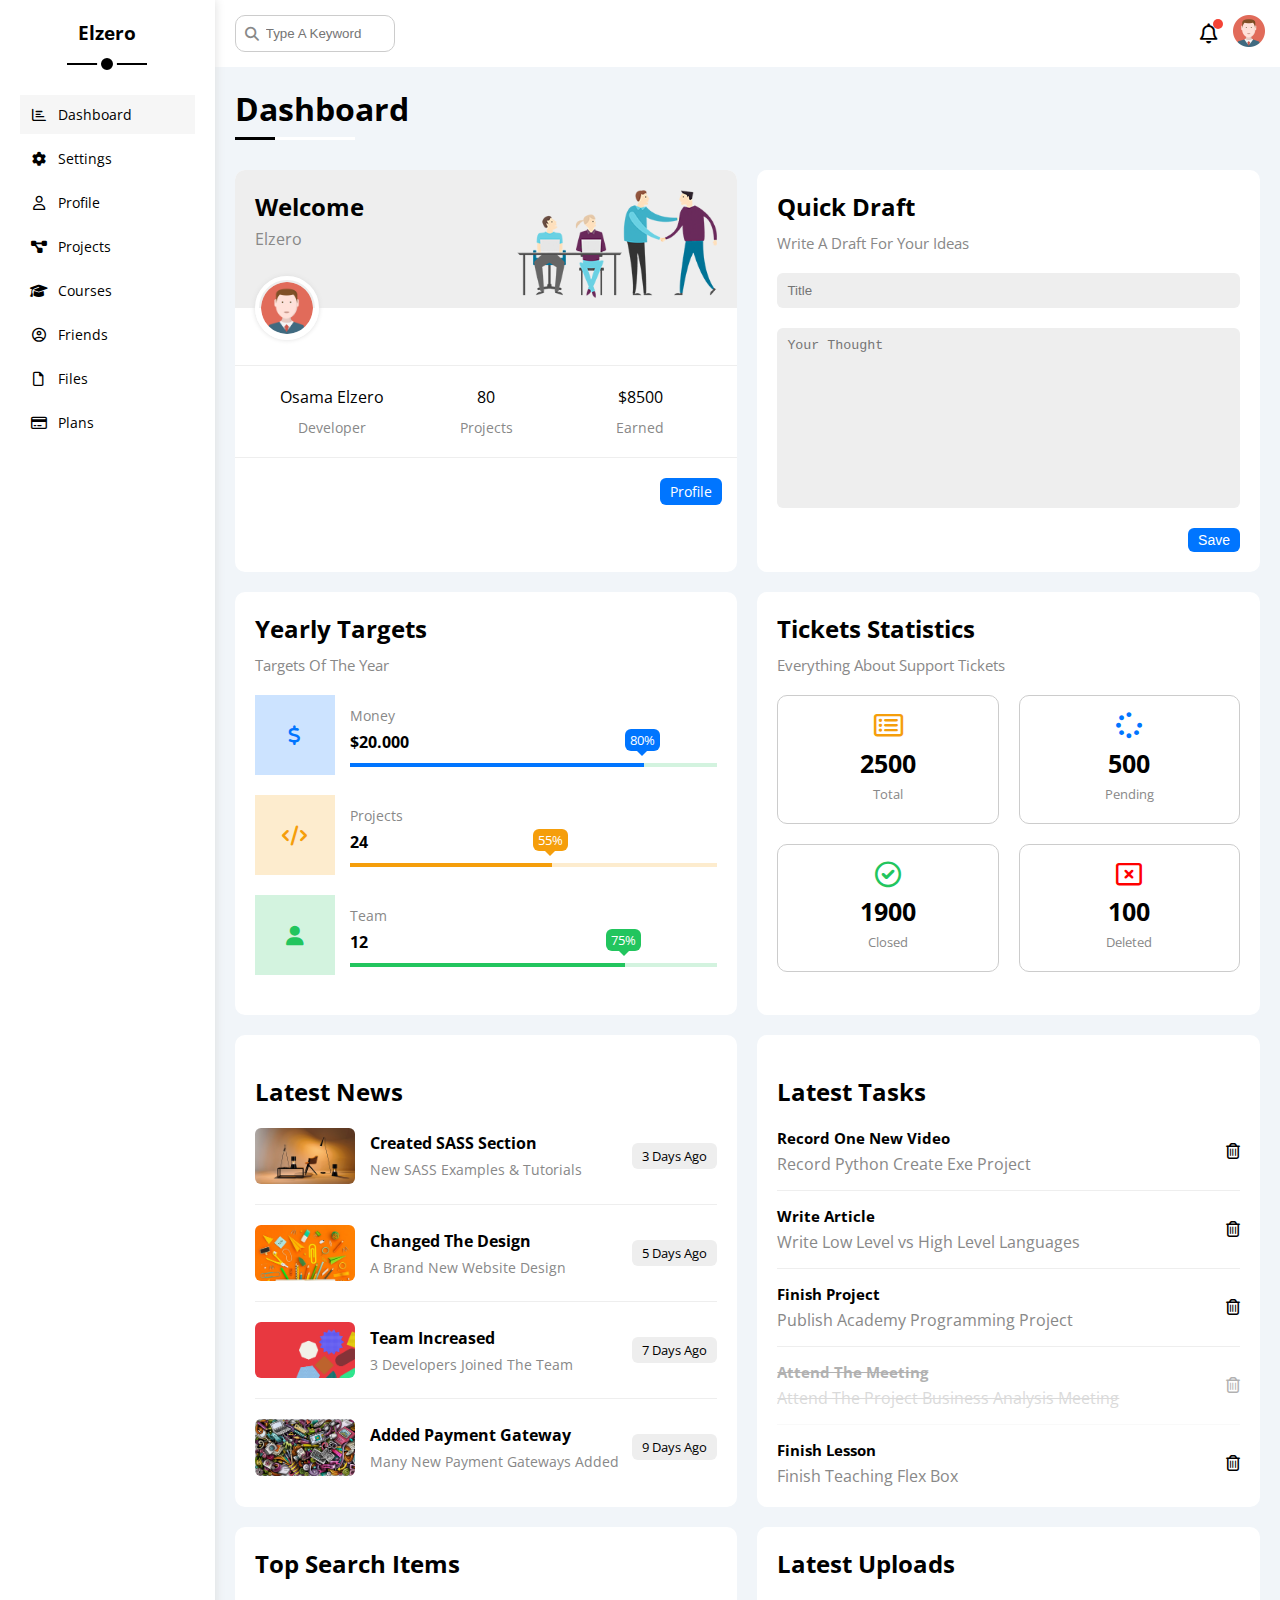
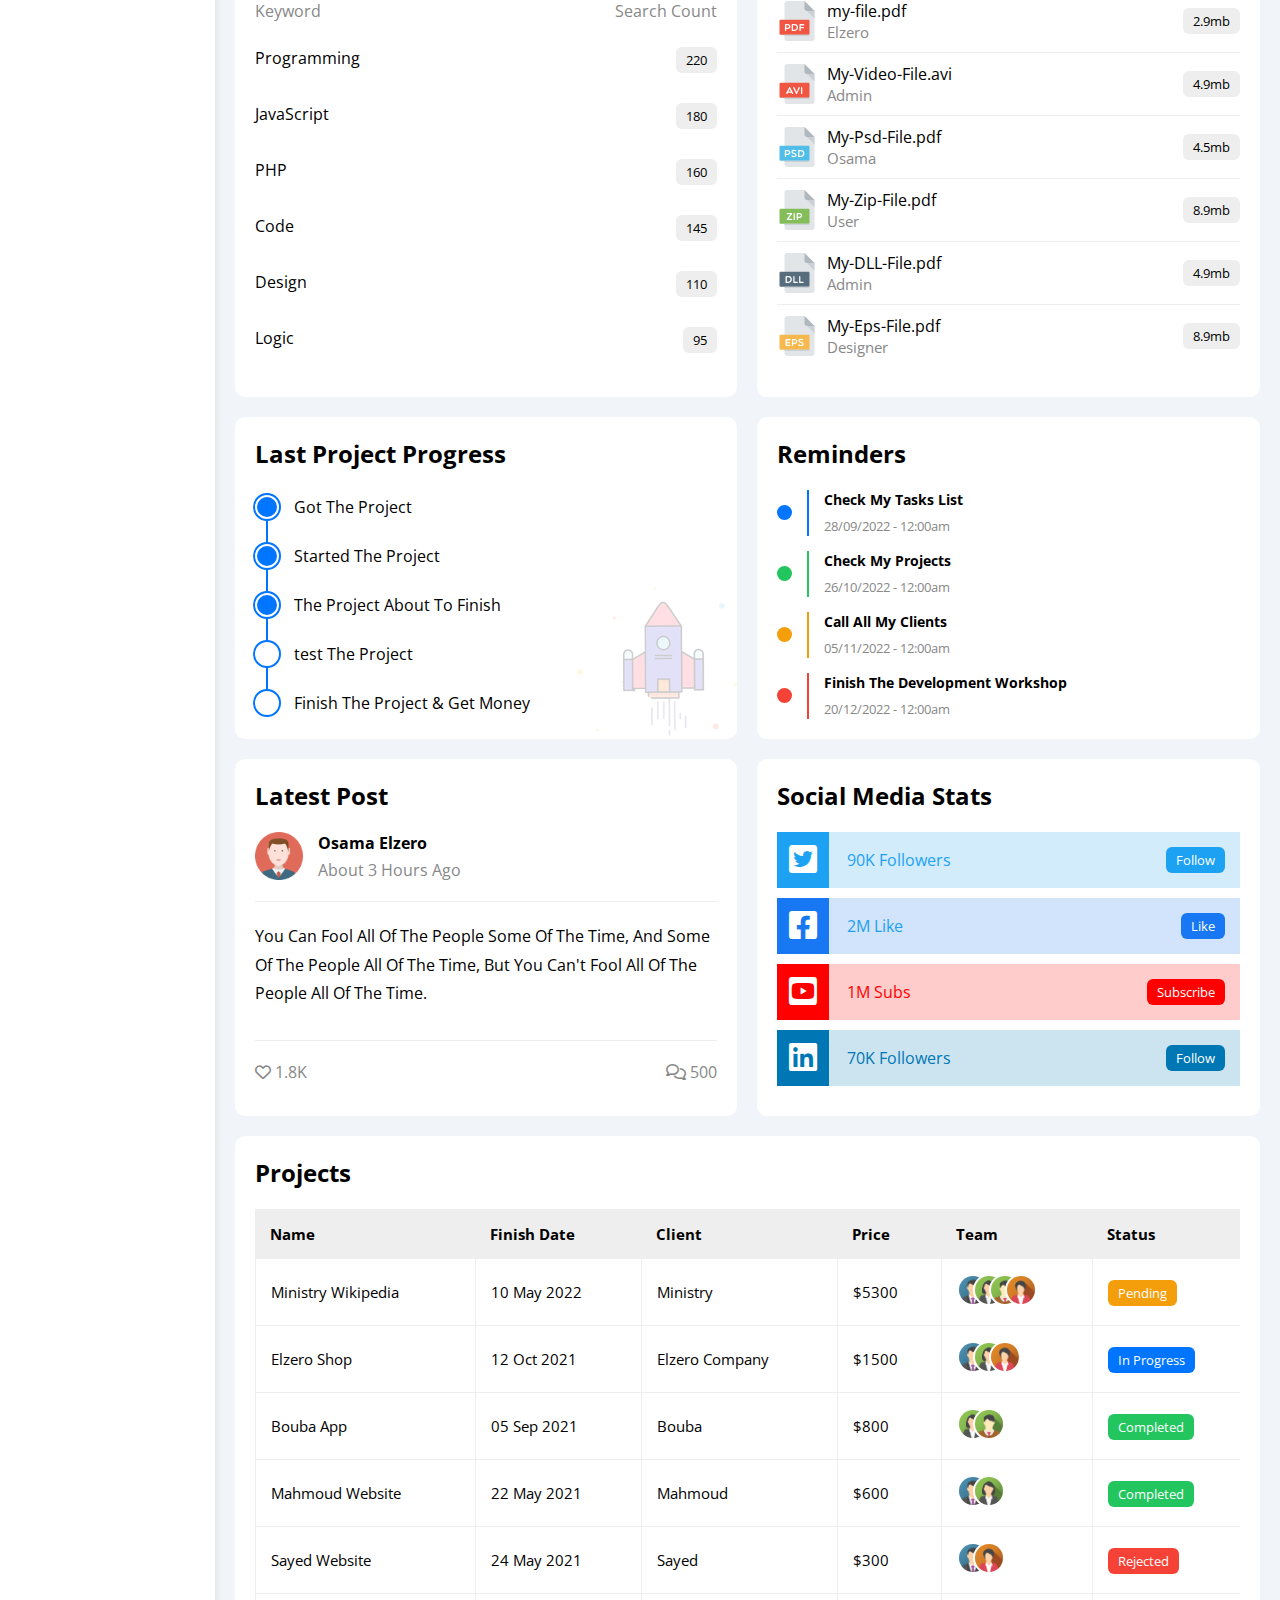
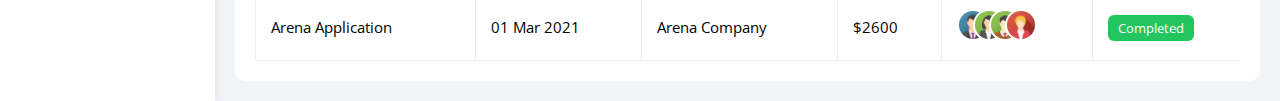
<file: index.html>
<!DOCTYPE html>
<html lang="en">

<head>
    <meta charset="UTF-8">
    <meta http-equiv="X-UA-Compatible" content="IE=edge">
    <meta name="viewport" content="width=device-width, initial-scale=1.0">
    <title>Dashboard</title>
    <link rel="stylesheet" href="CSS/all.min.css">
    <link rel="stylesheet" href="CSS/framework.css">
    <link rel="stylesheet" href="CSS/master.css">
    <link rel="preconnect" href="https://fonts.googleapis.com" />
    <link rel="preconnect" href="https://fonts.gstatic.com" crossorigin />
    <link href="https://fonts.googleapis.com/css2?family=Open+Sans:wght@300;500&#038;display=swap" rel="stylesheet" />
</head>
<body>
    <div class="page d-flex">
        <div class="sidebar bg-white p-20 p-relative">
            <h3 class="p-relative txt-c mt-0">Elzero</h3>
            <ul>
                <li>
                    <a class="active" href="index.html">
                        <i class="fa-regular fa-chart-bar fa-fw"></i>
                        <span>Dashboard</span>
                    </a>
                </li>
                <li>
                    <a href="settings.html">
                        <i class="fa-solid fa-gear fa-fw"></i></i>
                        <span>Settings</span>
                    </a>
                </li>
                <li>
                    <a href="profile.html">
                        <i class="fa-regular fa-user fa-fw"></i>
                        <span>Profile</span>
                    </a>
                </li>
                <li>
                    <a href="projects.html">
                        <i class="fa-solid fa-diagram-project fa-fw"></i>
                        <span>Projects</span>
                    </a>
                </li>
                <li>
                    <a href="courses.html">
                        <i class="fa-solid fa-graduation-cap fa-fw"></i>
                        <span>Courses</span>
                    </a>
                </li>
                <li>
                    <a href="friends.html">
                        <i class="fa-regular fa-circle-user fa-fw"></i>
                        <span>Friends</span>
                    </a>
                </li>
                <li>
                    <a href="files.html">
                        <i class="fa-regular fa-file fa-fw"></i>
                        <span>Files</span>
                    </a>
                </li>
                <li>
                    <a href="plans.html">
                        <i class="fa-regular fa-credit-card fa-fw"></i>
                        <span>Plans</span>
                    </a>
                </li>
            </ul>
        </div>
        <div class="content w-full">
            <!-- Start Head -->
            <div class="head bg-white p-15 between-flex">
                <div class="search p-relative">
                    <input type="search" placeholder="Type A Keyword" class="p-10 rad-10">
                </div>
                <div class="icons d-flex align-center">
                    <span class="notifications p-relative">
                        <i class="fa-regular fa-bell fa-lg"></i>
                    </span>
                    <div class="image">
                        <img src="Images/avatar.png" alt="">
                    </div>
                </div>
            </div>
            <!-- End Head -->
            <h1 class="p-relative">Dashboard</h1>
            <div class="wrapper d-grid gap-20">
                <!-- Start Welcome Widget -->
                <div class="welcome bg-white rad-10 txt-c-mobile block-mobile">
                    <div class="intro d-flex space-between p-20 bg-eee">
                        <div>
                            <h2 class="m-0">Welcome</h2>
                            <p class="c-gray mt-5">Elzero</p>
                        </div>
                        <img class="hide-mobile" src="Images/welcome.png" alt>
                    </div>
                    <img src="Images/avatar.png" alt="" class="avater">
                    <div class="box p-20 d-flex mt-20 mb-20 border-t-eee border-b-eee">
                        <div class="txt-c">
                            Osama Elzero
                            <span class="d-block mt-10 c-gray fs-14">Developer</span>
                        </div>
                        <div class="txt-c">
                            80
                            <span class="d-block mt-10 c-gray fs-14">Projects</span>
                        </div>
                        <div class="txt-c">
                            $8500
                            <span class="d-block mt-10 c-gray fs-14">Earned</span>
                        </div>
                    </div>
                    <a class="visit d-block w-fit fs-14 bg-blue c-white btn-shape" href="profile.html">Profile</a>
                </div>
                <!-- End Welcome Widget -->
                <!-- Start Quick Draft -->
                <div class="quick-draft p-20 bg-white rad-10">
                    <div>
                        <h2 class="mt-0 mb-10">Quick Draft</h2>
                        <p class="mt-0 mb-20 c-gray fs-15">Write A Draft For Your Ideas</p>
                    </div>
                    <form action="">
                        <input type="text" class="title d-block mb-20 w-full p-10 rad-6 bg-eee b-none" placeholder="Title">
                        <textarea name="" placeholder="Your Thought" class="d-block mb-20 w-full p-10 rad-6 bg-eee b-none"></textarea>
                    </form>
                    <input type="submit" class="save d-block w-fit fs-14 bg-blue c-white btn-shape b-none ml-auto" value="Save">
                </div>
                <!-- End Quick Draft -->
                <!--Start Targets -->
                <div class="targets bg-white p-20 rad-10">
                    <div>
                        <h2 class="mt-0 mb-10">Yearly Targets</h2>
                        <p class="c-gray mt-0 mb-20 fs-15">Targets Of The Year</p>
                    </div>
                    <div class="target-row d-flex align-center mb-20 blue">
                        <div class="icon money center-flex mr-15">
                            <i class="fa-solid fa-dollar-sign fa-lg"></i>
                        </div>
                        <div class="details">
                            <span class="c-gray fs-14">Money</span>
                            <span class="d-block mt-5 mb-10 fw-bold">$20.000</span>
                            <div class="progress p-relative">
                                <span class="bg-blue blue" style="width: 80%">
                                    <span class="bg-blue rad-6 fs-13">80%</span>
                                </span>
                            </div>
                        </div>
                    </div>
                    <div class="target-row d-flex align-center mb-20 orange">
                        <div class="icon projects center-flex mr-15">
                            <i class="fa-solid fa-code fa-lg"></i>
                        </div>
                        <div class="details">
                            <span class="c-gray fs-14">Projects</span>
                            <span class="d-block mt-5 mb-10 fw-bold">24</span>
                            <div class="progress p-relative">
                                <span class="bg-orange orange" style="width: 55%">
                                    <span class="bg-orange rad-6 fs-13">55%</span>
                                </span>
                            </div>
                        </div>
                    </div>
                    <div class="target-row d-flex align-center mb-20 green">
                        <div class="icon team center-flex mr-15">
                            <i class="fa-solid fa-user fa-lg"></i>
                        </div>
                        <div class="details">
                            <span class="c-gray fs-14">Team</span>
                            <span class="d-block mt-5 mb-10 fw-bold">12</span>
                            <div class="progress p-relative">
                                <span class="bg-green green" style="width: 75%">
                                    <span class="bg-green rad-6 fs-13">75%</span>
                                </span>
                            </div>
                        </div>
                    </div>
                </div>
                <!--End Targets -->
                <!-- Start Tickets -->
                <div class="tickets bg-white p-20 rad-10">
                    <h2 class="mt-0 mb-10">Tickets Statistics</h2>
                    <p class="c-gray mt-0 mb-20 fs-15">Everything About Support Tickets</p>
                    <div class="d-flex txt-c gap-20 f-wrap">
                        <div class="box c-gray border-ccc rad-10 p-20 fs-13">
                            <i class="fa-regular fa-rectangle-list fa-2xl mb-20 c-orange"></i>
                            <span class="d-block c-black fw-bold fs-25 mb-5">2500</span>
                            Total
                        </div>
                        <div class="box c-gray border-ccc rad-10 p-20 fs-13">
                            <i class="fa-solid fa-spinner fa-2xl mb-20 c-blue"></i>
                            <span class="d-block c-black fw-bold fs-25 mb-5">500</span>
                            Pending
                        </div>
                        <div class="box c-gray border-ccc rad-10 p-20 fs-13">
                            <i class="fa-regular fa-circle-check fa-2xl mb-20 c-green"></i>
                            <span class="d-block c-black fw-bold fs-25 mb-5">1900</span>
                            Closed
                        </div>
                        <div class="box c-gray border-ccc rad-10 p-20 fs-13">
                            <i class="fa-regular fa-rectangle-xmark fa-2xl mb-20 c-red"></i>
                            <span class="d-block c-black fw-bold fs-25 mb-5">100</span>
                            Deleted
                        </div>
                    </div>
                </div>
                <!-- End Tickets -->
                <!-- Start Latest News -->
                <div class="news bg-white p-20 rad-10">
                    <h2 class="txt-c-mobile">Latest News</h2>
                    <div class="news-row d-flex align-center mb-20 pb-20 border-b-eee">
                        <img class="w-100 rad-6 mr-15" src="Images/news-01.png" alt>
                        <div class="info">
                            <h3>Created SASS Section</h3>
                            <p class="m-0 fs-14 c-gray">New SASS Examples & Tutorials</p>
                        </div>
                        <div class="label bg-eee fs-13 btn-shape">3 Days Ago</div>
                    </div>
                    <div class="news-row d-flex align-center mb-20 pb-20 border-b-eee">
                        <img class="w-100 rad-6 mr-15" src="Images/news-02.png" alt>
                        <div class="info">
                            <h3>Changed The Design</h3>
                            <p class="m-0 fs-14 c-gray">A Brand New Website Design</p>
                        </div>
                        <div class="label bg-eee fs-13 btn-shape">5 Days Ago</div>
                    </div>
                    <div class="news-row d-flex align-center mb-20 pb-20 border-b-eee">
                        <img class="w-100 rad-6 mr-15" src="Images/news-03.png" alt>
                        <div class="info">
                            <h3>Team Increased</h3>
                            <p class="m-0 fs-14 c-gray">3 Developers Joined The Team</p>
                        </div>
                        <div class="label bg-eee fs-13 btn-shape">7 Days Ago</div>
                    </div>
                    <div class="news-row d-flex align-center">
                        <img class="w-100 rad-6 mr-15" src="Images/news-04.png" alt>
                        <div class="info">
                            <h3>Added Payment Gateway</h3>
                            <p class="m-0 fs-14 c-gray">Many New Payment Gateways Added</p>
                        </div>
                        <div class="label bg-eee fs-13 btn-shape">9 Days Ago</div>
                    </div>
                </div>
                <!-- End Latest News -->
                <!-- Start Latest Tasks -->
                <div class="tasks bg-white p-20 rad-10">
                    <h2>Latest Tasks</h2>
                    <div class="task-row between-flex mb-15 pb-15 border-b-eee">
                        <div class="info">
                            <h3 class="mt-0 mb-5 fs-15">Record One New Video</h3>
                            <p class="m-0 c-gray">Record Python Create Exe Project</p>
                        </div>
                        <div>
                            <i class="fa-regular fa-trash-can"></i>                        
                        </div>
                    </div>
                    <div class="task-row between-flex mb-15 pb-15 border-b-eee">
                        <div class="info">
                            <h3 class="mt-0 mb-5 fs-15">Write Article</h3>
                            <p class="m-0 c-gray">Write Low Level vs High Level Languages</p>
                        </div>
                        <div>
                            <i class="fa-regular fa-trash-can"></i>                        
                        </div>
                    </div>
                    <div class="task-row between-flex mb-15 pb-15 border-b-eee">
                        <div class="info">
                            <h3 class="mt-0 mb-5 fs-15">Finish Project</h3>
                            <p class="m-0 c-gray">Publish Academy Programming Project</p>
                        </div>
                        <div>
                            <i class="fa-regular fa-trash-can"></i>                        
                        </div>
                    </div>
                    <div class="task-row between-flex mb-15 pb-15 border-b-eee done">
                        <div class="info">
                            <h3 class="mt-0 mb-5 fs-15"><del>Attend The Meeting</del></h3>
                            <p class="m-0 c-gray"><del>Attend The Project Business Analysis Meeting</del></p>
                        </div>
                        <div>
                            <i class="fa-regular fa-trash-can"></i>                        
                        </div>
                    </div>
                    <div class="task-row between-flex">
                        <div class="info">
                            <h3 class="mt-0 mb-5 fs-15">Finish Lesson</h3>
                            <p class="m-0 c-gray">Finish Teaching Flex Box</p>
                        </div>
                        <div>
                            <i class="fa-regular fa-trash-can"></i>                        
                        </div>
                    </div>
                </div>
                <!-- End Latest Tasks -->
                <!-- Start Search -->
                <div class="search bg-white p-20 rad-10">
                    <h2 class="mt-0 mb-20">Top Search Items</h2>
                    <div class="items-head d-flex space-between c-gray mb-10">
                        <div>Keyword</div>
                        <div>Search Count</div>
                    </div>
                    <div class="items">
                        <div class="item-row d-flex justify-between pt-15 pb-15">
                            <span>Programming</span>
                            <span class="bg-eee fs-13 btn-shape">220</span>
                        </div>
                        <div class="item-row d-flex justify-between pt-15 pb-15">
                            <span>JavaScript</span>
                            <span class="bg-eee fs-13 btn-shape">180</span>
                        </div>
                        <div class="item-row d-flex justify-between pt-15 pb-15">
                            <span>PHP</span>
                            <span class="bg-eee fs-13 btn-shape">160</span>
                        </div>
                        <div class="item-row d-flex justify-between pt-15 pb-15">
                            <span>Code</span>
                            <span class="bg-eee fs-13 btn-shape">145</span>
                        </div>
                        <div class="item-row d-flex justify-between pt-15 pb-15">
                            <span>Design</span>
                            <span class="bg-eee fs-13 btn-shape">110</span>
                        </div>
                        <div class="item-row d-flex justify-between pt-15 pb-15">
                            <span>Logic</span>
                            <span class="bg-eee fs-13 btn-shape">95</span>
                        </div>
                    </div>
                </div>
                <!-- End Search -->
                <!-- Start Latest Uploads -->
                <div class="uploads bg-white p-20 rad-10">
                    <h2 class="mt-0 mb-20">Latest Uploads</h2>
                    <div class="upload-row between-flex pb-10 mb-10 border-b-eee">
                        <div class="d-flex align-center">
                            <img src="Images/pdf.svg" alt>
                            <div>
                                <span>my-file.pdf</span>
                                <span class="fs-15 c-gray">Elzero</span>
                            </div>
                        </div>
                        <div class="bg-eee btn-shape fs-13">2.9mb</div>
                    </div>
                    <div class="upload-row between-flex pb-10 mb-10 border-b-eee">
                        <div class="d-flex align-center">
                            <img src="Images/avi.svg" alt>
                            <div>
                                <span>My-Video-File.avi</span>
                                <span class="fs-15 c-gray">Admin</span>
                            </div>
                        </div>
                        <div class="bg-eee btn-shape fs-13">4.9mb</div>
                    </div>
                    <div class="upload-row between-flex pb-10 mb-10 border-b-eee">
                        <div class="d-flex align-center">
                            <img src="Images/psd.svg" alt>
                            <div>
                                <span>My-Psd-File.pdf</span>
                                <span class="fs-15 c-gray">Osama</span>
                            </div>
                        </div>
                        <div class="bg-eee btn-shape fs-13">4.5mb</div>
                    </div>
                    <div class="upload-row between-flex pb-10 mb-10 border-b-eee">
                        <div class="d-flex align-center">
                            <img src="Images/zip.svg" alt>
                            <div>
                                <span>My-Zip-File.pdf</span>
                                <span class="fs-15 c-gray">User</span>
                            </div>
                        </div>
                        <div class="bg-eee btn-shape fs-13">8.9mb</div>
                    </div>
                    <div class="upload-row between-flex pb-10 mb-10 border-b-eee">
                        <div class="d-flex align-center">
                            <img src="Images/dll.svg" alt>
                            <div>
                                <span>My-DLL-File.pdf</span>
                                <span class="fs-15 c-gray">Admin</span>
                            </div>
                        </div>
                        <div class="bg-eee btn-shape fs-13">4.9mb</div>
                    </div>
                    <div class="upload-row between-flex pb-10 mb-10">
                        <div class="d-flex align-center">
                            <img src="Images/eps.svg" alt>
                            <div>
                                <span>My-Eps-File.pdf</span>
                                <span class="fs-15 c-gray">Designer</span>
                            </div>
                        </div>
                        <div class="bg-eee btn-shape fs-13">8.9mb</div>
                    </div>
                </div>
                <!-- End Latest Uploads -->
                <!-- Start Last Project Progress -->
                <div class="last-project bg-white p-20 rad-10 p-relative">
                    <h2 class="mt-0 mb-20">Last Project Progress</h2>
                    <ul class="m-0 p-relative">
                       <li class="mt-25 d-flex align-center done">Got The Project</li>  
                       <li class="mt-25 d-flex align-center done">Started The Project</li>  
                       <li class="mt-25 d-flex align-center done">The Project About To Finish</li>  
                       <li class="mt-25 d-flex align-center current">test The Project</li>  
                       <li class="mt-25 d-flex align-center">Finish The Project & Get Money</li>  
                    </ul>
                    <img class="launch-icon hide-mobile" src="Images/project.png" alt="">
                </div>
                <!-- end Last Project Progress -->
                <!-- Start Reminders -->
                <div class="reminders bg-white p-20 rad-10">
                    <h2 class="mt-0 mb-20">Reminders</h2>
                    <div class="reminder-row mt-15 d-flex align-center">
                        <span class="key bg-blue rad-half d-block mr-15"></span>
                        <div class="pl-15 blue">
                            <p class="fs-14 fw-bold mt-0 mb-5">Check My Tasks List</p>
                            <span class="fs-13 c-gray">28/09/2022 - 12:00am</span>
                        </div>
                    </div>
                    <div class="reminder-row mt-15 d-flex align-center">
                        <span class="key bg-green rad-half d-block mr-15"></span>
                        <div class="pl-15 green">
                            <p class="fs-14 fw-bold mt-0 mb-5">Check My Projects</p>
                            <span class="fs-13 c-gray">26/10/2022 - 12:00am</span>
                        </div>
                    </div>
                    <div class="reminder-row mt-15 d-flex align-center">
                        <span class="key bg-orange rad-half d-block mr-15"></span>
                        <div class="pl-15 orange">
                            <p class="fs-14 fw-bold mt-0 mb-5">Call All My Clients</p>
                            <span class="fs-13 c-gray">05/11/2022 - 12:00am</span>
                        </div>
                    </div>
                    <div class="reminder-row mt-15 d-flex align-center">
                        <span class="key bg-red rad-half d-block mr-15"></span>
                        <div class="pl-15 red">
                            <p class="fs-14 fw-bold mt-0 mb-5">Finish The Development Workshop</p>
                            <span class="fs-13 c-gray">20/12/2022 - 12:00am</span>
                        </div>
                    </div>
                </div>
                <!-- End Reminders -->
                <!-- Start Latest Post -->
                <div class="latest-post bg-white p-20 rad-10">
                    <h2 class="mt-0 mb-20">Latest Post</h2>
                    <div class="top d-flex align-center">
                        <img class="mr-15" src="Images/avatar.png" alt="">
                        <div class="info">
                            <span class="d-block mb-5 fw-bold">Osama Elzero</span>
                            <span class="c-gray">About 3 Hours Ago</span>
                        </div>
                    </div>
                    <div class="post-content pt-20 pb-20 mt-20 mb-20 border-t-eee border-b-eee">You Can Fool All Of The People Some Of The Time, And Some Of The People All Of The Time, But You Can't Fool All Of The People All Of The Time.</div>
                    <div class="post-stats between-flex c-gray">
                        <div>
                            <i class="fa-regular fa-heart"></i>                            
                            <span> 1.8K</span>
                        </div>
                        <div>
                            <i class="fa-regular fa-comments"></i>                            
                            <span>500</span>
                        </div>
                    </div>
                </div>
                <!-- End Latest Post -->
                <!-- Start Social Media -->
                <div class="social-media bg-white p-20 rad-10">
                    <h2 class="mt-0 mb-20">Social Media Stats</h2>
                    <div class="box twitter p-15 p-relative mb-10 between-flex">
                        <div>
                            <i class="fa-brands fa-square-twitter fa-2xl c-white h-full center-flex"></i>
                            <span>90K Followers</span>
                        </div>
                        <a class="fs-13 c-white btn-shape" href="#">Follow</a>
                    </div>
                    <div class="box facebook p-15 p-relative mb-10 between-flex">
                        <i class="fa-brands fa-square-facebook fa-2xl c-white h-full center-flex"></i>
                        <span>2M Like</span>
                        <a class="fs-13 c-white btn-shape" href="#">Like</a>
                    </div>
                    <div class="box youtube p-15 p-relative mb-10 between-flex">
                        <i class="fa-brands fa-square-youtube fa-2xl c-white h-full center-flex"></i>                       
                         <span>1M Subs</span>
                        <a class="fs-13 c-white btn-shape" href="#">Subscribe</a>
                    </div>
                    <div class="box linkedin p-15 p-relative mb-10 between-flex">
                        <i class="fa-brands fa-linkedin fa-2xl c-white h-full center-flex"></i>
                        <span>70K Followers</span>
                        <a class="fs-13 c-white btn-shape" href="#">Follow</a>
                    </div>
                </div>
                <!-- End Social Media -->
                
            </div>
            <!-- Start Projects Table -->
            <div class="projects p-20 bg-white rad-10 m-20">
                <h2 class="mt-0 mb-20">Projects</h2>
                <div class="responsive-table">
                    <table class="fs-15 w-full">
                        <thead>
                            <tr>
                                <td>Name</td>
                                <td>Finish Date</td>
                                <td>Client</td>
                                <td>Price</td>
                                <td>Team</td>
                                <td>Status</td>
                            </tr>
                        </thead>
                        <tbody>
                            <tr>
                                <td>Ministry Wikipedia</td>
                                <td>10 May 2022</td>
                                <td>Ministry</td>
                                <td>$5300</td>
                                <td>
                                    <img src="Images/team-01.png" alt="">
                                    <img src="Images/team-02.png" alt="">
                                    <img src="Images/team-03.png" alt="">
                                    <img src="Images/team-04.png" alt="">
                                </td>
                                <td>
                                    <span class="label bg-orange c-white btn-shape fs-13">Pending</span>
                                </td>
                            </tr>
                            <tr>
                                <td>Elzero Shop</td>
                                <td>12 Oct 2021</td>
                                <td>Elzero Company</td>
                                <td>$1500</td>
                                <td>
                                    <img src="Images/team-01.png" alt="">
                                    <img src="Images/team-02.png" alt="">
                                    <img src="Images/team-04.png" alt="">
                                </td>
                                <td>
                                    <span class="label bg-blue c-white btn-shape fs-13">In Progress</span>
                                </td>
                            </tr>
                            <tr>
                                <td>Bouba App</td>
                                <td>05 Sep 2021</td>
                                <td>Bouba</td>
                                <td>$800</td>
                                <td>
                                    <img src="Images/team-02.png" alt="">
                                    <img src="Images/team-03.png" alt="">
                                </td>
                                <td>
                                    <span class="label bg-green c-white btn-shape fs-13">Completed</span>
                                </td>
                            </tr>
                            <tr>
                                <td>Mahmoud Website</td>
                                <td>22 May 2021</td>
                                <td>Mahmoud</td>
                                <td>$600</td>
                                <td>
                                    <img src="Images/team-01.png" alt="">
                                    <img src="Images/team-02.png" alt="">
                                </td>
                                <td>
                                    <span class="label bg-green c-white btn-shape fs-13">Completed</span>
                                </td>
                            </tr>
                            <tr>
                                <td>Sayed Website</td>
                                <td>24 May 2021</td>
                                <td>Sayed</td>
                                <td>$300</td>
                                <td>
                                    <img src="Images/team-01.png" alt="">
                                    <img src="Images/team-04.png" alt="">
                                </td>
                                <td>
                                    <span class="label bg-red c-white btn-shape fs-13">Rejected</span>
                                </td>
                            </tr>
                            <tr>
                                <td>Arena Application</td>
                                <td>01 Mar 2021</td>
                                <td>Arena Company</td>
                                <td>$2600</td>
                                <td>
                                    <img src="Images/team-01.png" alt="">
                                    <img src="Images/team-02.png" alt="">
                                    <img src="Images/team-03.png" alt="">
                                    <img src="Images/team-05.png" alt="">
                                </td>
                                <td>
                                    <span class="label bg-green c-white btn-shape fs-13">Completed</span>
                                </td>
                            </tr>
                        </tbody>
                    </table>
                </div>
            </div>
            <!-- End Projects Table -->
        </div>
    </div>
</body>
</html>
</file>
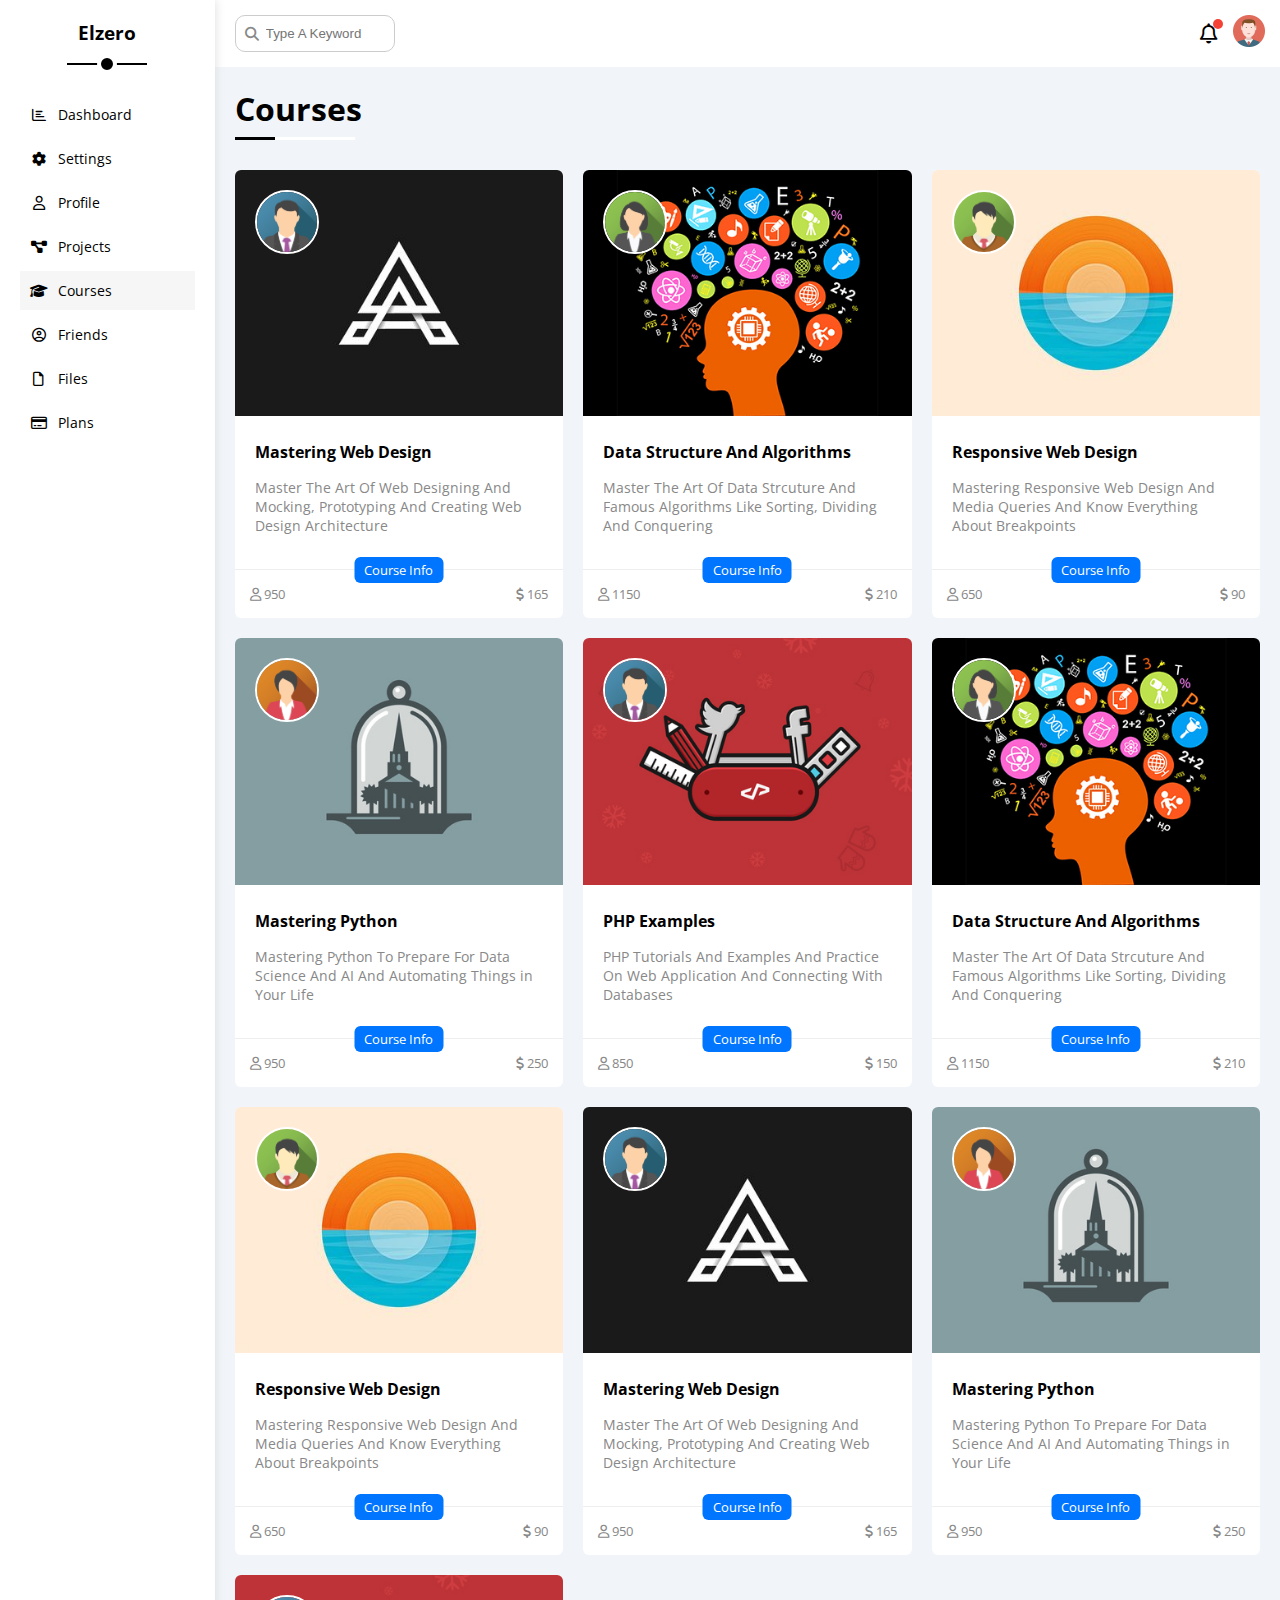
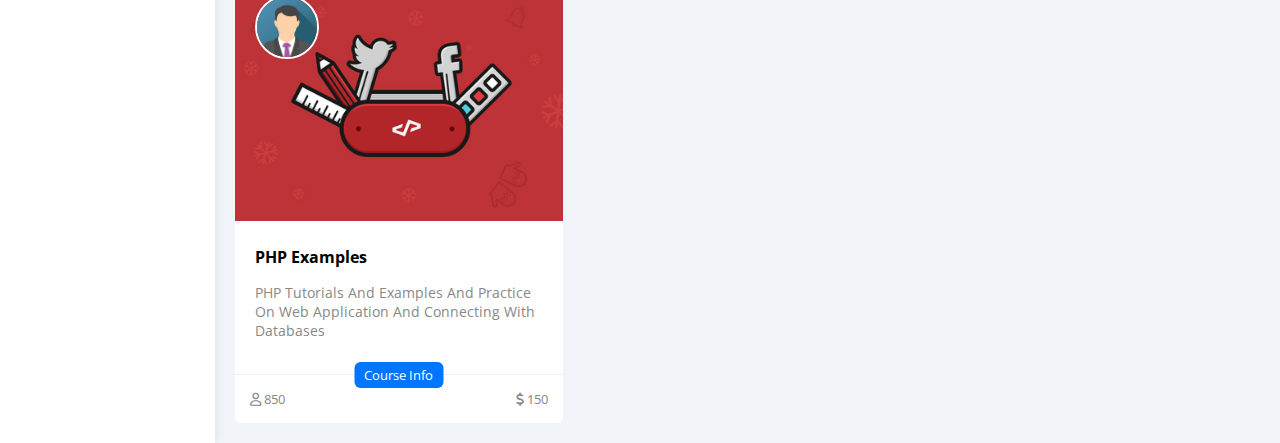
<file: courses.html>
<!DOCTYPE html>
<html lang="en">

<head>
    <meta charset="UTF-8">
    <meta http-equiv="X-UA-Compatible" content="IE=edge">
    <meta name="viewport" content="width=device-width, initial-scale=1.0">
    <title>Courses</title>
    <link rel="stylesheet" href="CSS/all.min.css">
    <link rel="stylesheet" href="CSS/framework.css">
    <link rel="stylesheet" href="CSS/master.css">
    <link rel="preconnect" href="https://fonts.googleapis.com" />
    <link rel="preconnect" href="https://fonts.gstatic.com" crossorigin />
    <link href="https://fonts.googleapis.com/css2?family=Open+Sans:wght@300;500&#038;display=swap" rel="stylesheet" />
</head>
<body>
    <div class="page d-flex">
        <div class="sidebar bg-white p-20 p-relative">
            <h3 class="p-relative txt-c mt-0">Elzero</h3>
            <ul>
                <li>
                    <a href="index.html">
                        <i class="fa-regular fa-chart-bar fa-fw"></i>
                        <span>Dashboard</span>
                    </a>
                </li>
                <li>
                    <a href="settings.html">
                        <i class="fa-solid fa-gear fa-fw"></i></i>
                        <span>Settings</span>
                    </a>
                </li>
                <li>
                    <a href="profile.html">
                        <i class="fa-regular fa-user fa-fw"></i>
                        <span>Profile</span>
                    </a>
                </li>
                <li>
                    <a href="projects.html">
                        <i class="fa-solid fa-diagram-project fa-fw"></i>
                        <span>Projects</span>
                    </a>
                </li>
                <li>
                    <a class="active" href="courses.html">
                        <i class="fa-solid fa-graduation-cap fa-fw"></i>
                        <span>Courses</span>
                    </a>
                </li>
                <li>
                    <a href="friends.html">
                        <i class="fa-regular fa-circle-user fa-fw"></i>
                        <span>Friends</span>
                    </a>
                </li>
                <li>
                    <a href="files.html">
                        <i class="fa-regular fa-file fa-fw"></i>
                        <span>Files</span>
                    </a>
                </li>
                <li>
                    <a href="plans.html">
                        <i class="fa-regular fa-credit-card fa-fw"></i>
                        <span>Plans</span>
                    </a>
                </li>
            </ul>
        </div>
        <div class="content w-full">
            <!-- Start Head -->
            <div class="head bg-white p-15 between-flex">
                <div class="search p-relative">
                    <input type="search" placeholder="Type A Keyword" class="p-10 rad-10">
                </div>
                <div class="icons d-flex align-center">
                    <span class="notifications p-relative">
                        <i class="fa-regular fa-bell fa-lg"></i>
                    </span>
                    <div class="image">
                        <img src="Images/avatar.png" alt="">
                    </div>
                </div>
            </div>
            <!-- End Head -->
            <h1 class="p-relative">Courses</h1>
            <div class="courses-page m-20 d-grid gap-20">
                <div class="course bg-white rad-6 p-relative">
                    <img class="cover" src="Images/course-01.jpg" alt>
                    <img class="instructor rad-half" src="Images/team-01.png" alt>
                    <div class="p-20">
                        <h4 class="m-0">Mastering Web Design</h4>
                        <p class="description c-gray mt-15 fs-14">Master The Art Of Web Designing And Mocking, Prototyping And Creating Web Design Architecture</p>
                    </div>
                    <div class="info p-15 p-relative between-flex border-t-eee fs-13">
                        <span class="title bg-blue c-white btn-shape fs-13">Course Info</span>
                        <span class="c-gray">
                            <i class="fa-regular fa-user"></i>
                            950
                        </span>
                        <span class="c-gray">
                            <i class="fa-solid fa-dollar-sign"></i>
                            165
                        </span>
                    </div>
                </div>
                <div class="course bg-white rad-6 p-relative">
                    <img class="cover" src="Images/course-02.jpg" alt>
                    <img class="instructor rad-half" src="Images/team-02.png" alt>
                    <div class="p-20">
                        <h4 class="m-0">Data Structure And Algorithms</h4>
                        <p class="description c-gray mt-15 fs-14">Master The Art Of Data Strcuture And Famous Algorithms Like Sorting, Dividing And Conquering</p>
                    </div>
                    <div class="info p-15 p-relative between-flex border-t-eee fs-13">
                        <span class="title bg-blue c-white btn-shape fs-13">Course Info</span>
                        <span class="c-gray">
                            <i class="fa-regular fa-user"></i>
                            1150
                        </span>
                        <span class="c-gray">
                            <i class="fa-solid fa-dollar-sign"></i>
                            210
                        </span>
                    </div>
                </div>
                <div class="course bg-white rad-6 p-relative">
                    <img class="cover" src="Images/course-03.jpg" alt>
                    <img class="instructor rad-half" src="Images/team-03.png" alt>
                    <div class="p-20">
                        <h4 class="m-0">Responsive Web Design</h4>
                        <p class="description c-gray mt-15 fs-14">Mastering Responsive Web Design And Media Queries And Know Everything About Breakpoints</p>
                    </div>
                    <div class="info p-15 p-relative between-flex border-t-eee fs-13">
                        <span class="title bg-blue c-white btn-shape fs-13">Course Info</span>
                        <span class="c-gray">
                            <i class="fa-regular fa-user"></i>
                            650
                        </span>
                        <span class="c-gray">
                            <i class="fa-solid fa-dollar-sign"></i>
                            90
                        </span>
                    </div>
                </div>
                <div class="course bg-white rad-6 p-relative">
                    <img class="cover" src="Images/course-04.jpg" alt>
                    <img class="instructor rad-half" src="Images/team-04.png" alt>
                    <div class="p-20">
                        <h4 class="m-0">Mastering Python</h4>
                        <p class="description c-gray mt-15 fs-14">Mastering Python To Prepare For Data Science And AI And Automating Things in Your Life</p>
                    </div>
                    <div class="info p-15 p-relative between-flex border-t-eee fs-13">
                        <span class="title bg-blue c-white btn-shape fs-13">Course Info</span>
                        <span class="c-gray">
                            <i class="fa-regular fa-user"></i>
                            950
                        </span>
                        <span class="c-gray">
                            <i class="fa-solid fa-dollar-sign"></i>
                            250
                        </span>
                    </div>
                </div>
                <div class="course bg-white rad-6 p-relative">
                    <img class="cover" src="Images/course-05.jpg" alt>
                    <img class="instructor rad-half" src="Images/team-01.png" alt>
                    <div class="p-20">
                        <h4 class="m-0">PHP Examples</h4>
                        <p class="description c-gray mt-15 fs-14">PHP Tutorials And Examples And Practice On Web Application And Connecting With Databases</p>
                    </div>
                    <div class="info p-15 p-relative between-flex border-t-eee fs-13">
                        <span class="title bg-blue c-white btn-shape fs-13">Course Info</span>
                        <span class="c-gray">
                            <i class="fa-regular fa-user"></i>
                            850
                        </span>
                        <span class="c-gray">
                            <i class="fa-solid fa-dollar-sign"></i>
                            150
                        </span>
                    </div>
                </div>
                <div class="course bg-white rad-6 p-relative">
                    <img class="cover" src="Images/course-02.jpg" alt>
                    <img class="instructor rad-half" src="Images/team-02.png" alt>
                    <div class="p-20">
                        <h4 class="m-0">Data Structure And Algorithms</h4>
                        <p class="description c-gray mt-15 fs-14">Master The Art Of Data Strcuture And Famous Algorithms Like Sorting, Dividing And Conquering</p>
                    </div>
                    <div class="info p-15 p-relative between-flex border-t-eee fs-13">
                        <span class="title bg-blue c-white btn-shape fs-13">Course Info</span>
                        <span class="c-gray">
                            <i class="fa-regular fa-user"></i>
                            1150
                        </span>
                        <span class="c-gray">
                            <i class="fa-solid fa-dollar-sign"></i>
                            210
                        </span>
                    </div>
                </div>
                <div class="course bg-white rad-6 p-relative">
                    <img class="cover" src="Images/course-03.jpg" alt>
                    <img class="instructor rad-half" src="Images/team-03.png" alt>
                    <div class="p-20">
                        <h4 class="m-0">Responsive Web Design</h4>
                        <p class="description c-gray mt-15 fs-14">Mastering Responsive Web Design And Media Queries And Know Everything About Breakpoints</p>
                    </div>
                    <div class="info p-15 p-relative between-flex border-t-eee fs-13">
                        <span class="title bg-blue c-white btn-shape fs-13">Course Info</span>
                        <span class="c-gray">
                            <i class="fa-regular fa-user"></i>
                            650
                        </span>
                        <span class="c-gray">
                            <i class="fa-solid fa-dollar-sign"></i>
                            90
                        </span>
                    </div>
                </div>
                <div class="course bg-white rad-6 p-relative">
                    <img class="cover" src="Images/course-01.jpg" alt>
                    <img class="instructor rad-half" src="Images/team-01.png" alt>
                    <div class="p-20">
                        <h4 class="m-0">Mastering Web Design</h4>
                        <p class="description c-gray mt-15 fs-14">Master The Art Of Web Designing And Mocking, Prototyping And Creating Web Design Architecture</p>
                    </div>
                    <div class="info p-15 p-relative between-flex border-t-eee fs-13">
                        <span class="title bg-blue c-white btn-shape fs-13">Course Info</span>
                        <span class="c-gray">
                            <i class="fa-regular fa-user"></i>
                            950
                        </span>
                        <span class="c-gray">
                            <i class="fa-solid fa-dollar-sign"></i>
                            165
                        </span>
                    </div>
                </div>
                <div class="course bg-white rad-6 p-relative">
                    <img class="cover" src="Images/course-04.jpg" alt>
                    <img class="instructor rad-half" src="Images/team-04.png" alt>
                    <div class="p-20">
                        <h4 class="m-0">Mastering Python</h4>
                        <p class="description c-gray mt-15 fs-14">Mastering Python To Prepare For Data Science And AI And Automating Things in Your Life</p>
                    </div>
                    <div class="info p-15 p-relative between-flex border-t-eee fs-13">
                        <span class="title bg-blue c-white btn-shape fs-13">Course Info</span>
                        <span class="c-gray">
                            <i class="fa-regular fa-user"></i>
                            950
                        </span>
                        <span class="c-gray">
                            <i class="fa-solid fa-dollar-sign"></i>
                            250
                        </span>
                    </div>
                </div>
                <div class="course bg-white rad-6 p-relative">
                    <img class="cover" src="Images/course-05.jpg" alt>
                    <img class="instructor rad-half" src="Images/team-01.png" alt>
                    <div class="p-20">
                        <h4 class="m-0">PHP Examples</h4>
                        <p class="description c-gray mt-15 fs-14">PHP Tutorials And Examples And Practice On Web Application And Connecting With Databases</p>
                    </div>
                    <div class="info p-15 p-relative between-flex border-t-eee fs-13">
                        <span class="title bg-blue c-white btn-shape fs-13">Course Info</span>
                        <span class="c-gray">
                            <i class="fa-regular fa-user"></i>
                            850
                        </span>
                        <span class="c-gray">
                            <i class="fa-solid fa-dollar-sign"></i>
                            150
                        </span>
                    </div>
                </div>
            </div>
        </div>
    </div>
</body>
</html>
</file>
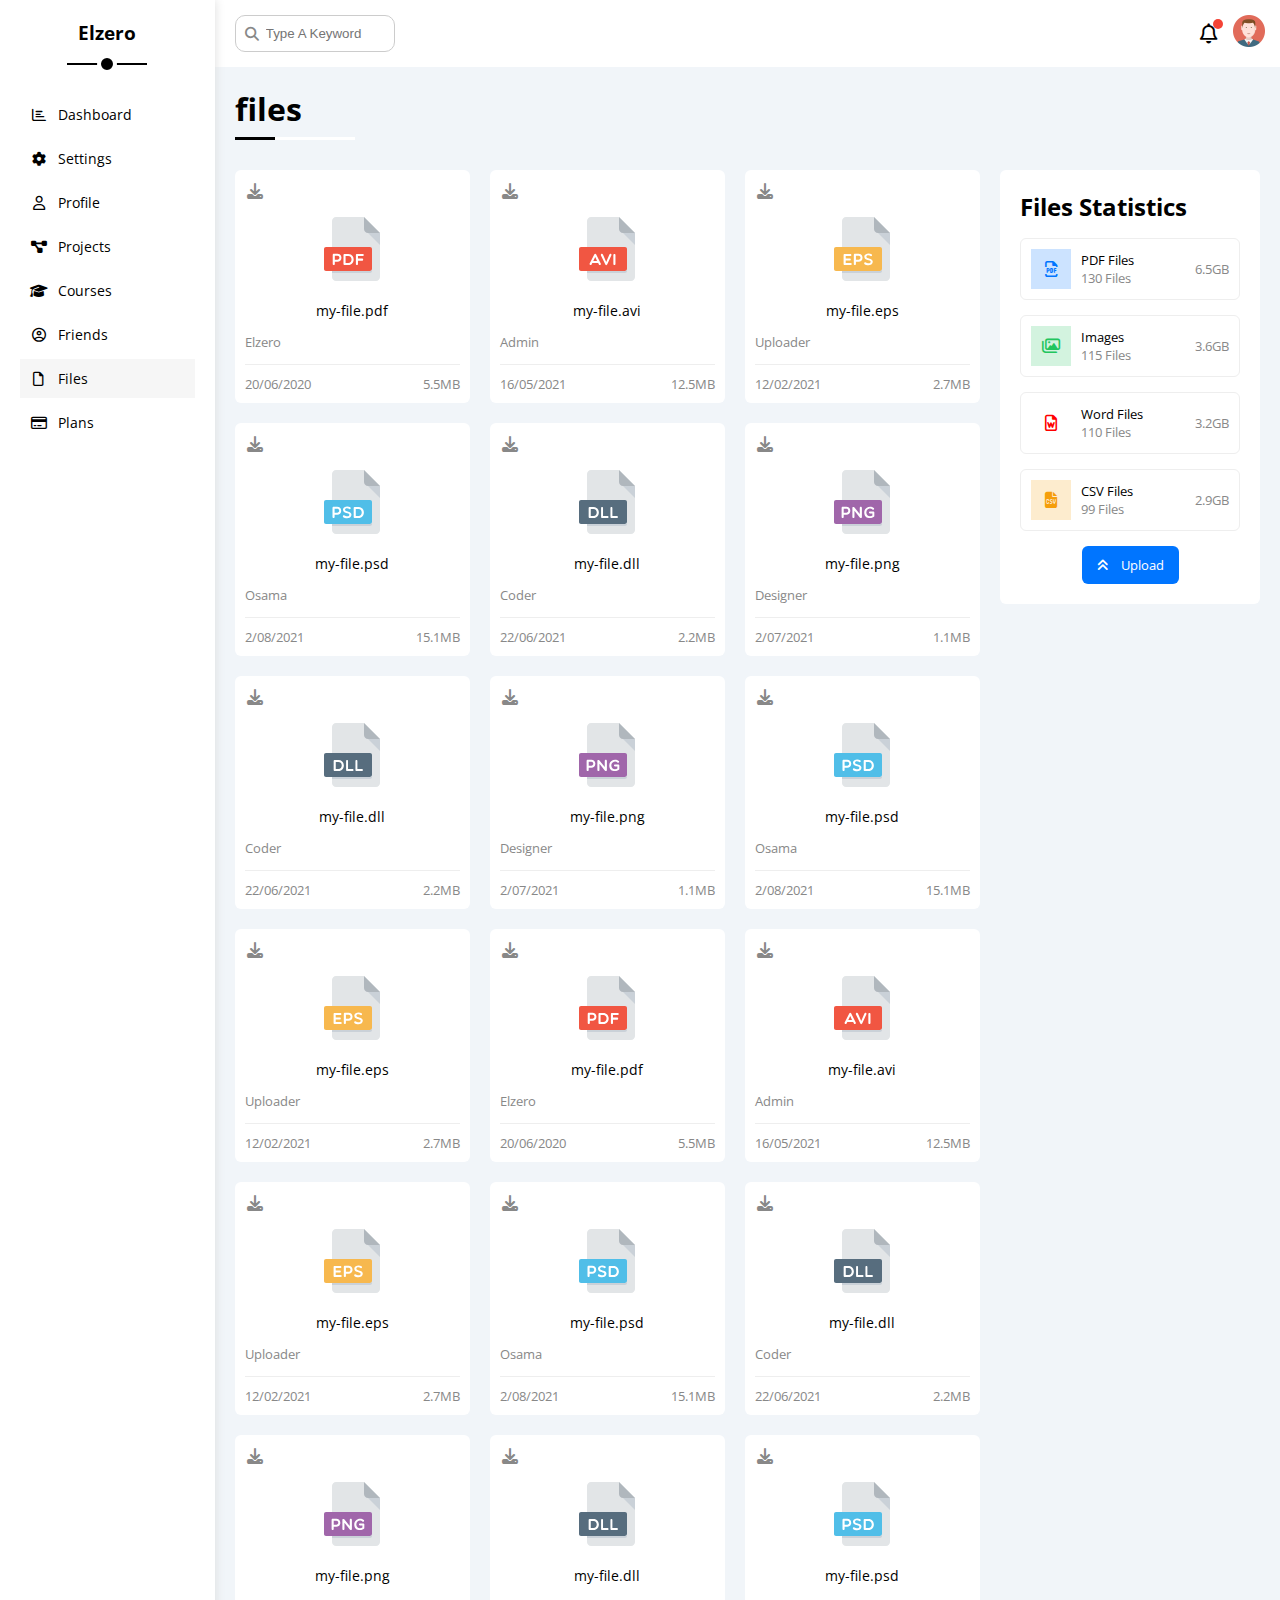
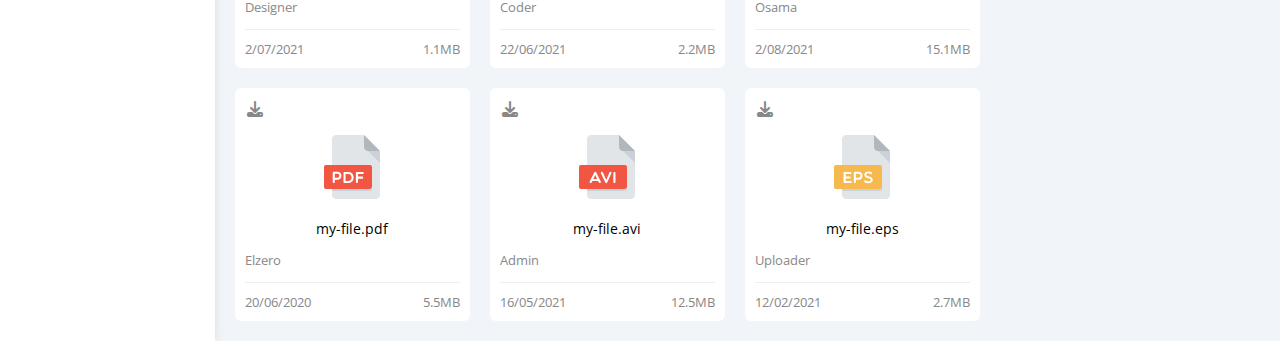
<file: files.html>
<!DOCTYPE html>
<html lang="en">

<head>
    <meta charset="UTF-8">
    <meta http-equiv="X-UA-Compatible" content="IE=edge">
    <meta name="viewport" content="width=device-width, initial-scale=1.0">
    <title>Files</title>
    <link rel="stylesheet" href="CSS/all.min.css">
    <link rel="stylesheet" href="CSS/framework.css">
    <link rel="stylesheet" href="CSS/master.css">
    <link rel="preconnect" href="https://fonts.googleapis.com" />
    <link rel="preconnect" href="https://fonts.gstatic.com" crossorigin />
    <link href="https://fonts.googleapis.com/css2?family=Open+Sans:wght@300;500&#038;display=swap" rel="stylesheet" />
</head>
<body>
    <div class="page d-flex">
        <div class="sidebar bg-white p-20 p-relative">
            <h3 class="p-relative txt-c mt-0">Elzero</h3>
            <ul>
                <li>
                    <a href="index.html">
                        <i class="fa-regular fa-chart-bar fa-fw"></i>
                        <span>Dashboard</span>
                    </a>
                </li>
                <li>
                    <a href="settings.html">
                        <i class="fa-solid fa-gear fa-fw"></i></i>
                        <span>Settings</span>
                    </a>
                </li>
                <li>
                    <a href="profile.html">
                        <i class="fa-regular fa-user fa-fw"></i>
                        <span>Profile</span>
                    </a>
                </li>
                <li>
                    <a href="projects.html">
                        <i class="fa-solid fa-diagram-project fa-fw"></i>
                        <span>Projects</span>
                    </a>
                </li>
                <li>
                    <a href="courses.html">
                        <i class="fa-solid fa-graduation-cap fa-fw"></i>
                        <span>Courses</span>
                    </a>
                </li>
                <li>
                    <a href="friends.html">
                        <i class="fa-regular fa-circle-user fa-fw"></i>
                        <span>Friends</span>
                    </a>
                </li>
                <li>
                    <a class="active" href="files.html">
                        <i class="fa-regular fa-file fa-fw"></i>
                        <span>Files</span>
                    </a>
                </li>
                <li>
                    <a href="plans.html">
                        <i class="fa-regular fa-credit-card fa-fw"></i>
                        <span>Plans</span>
                    </a>
                </li>
            </ul>
        </div>
        <div class="content w-full">
            <!-- Start Head -->
            <div class="head bg-white p-15 between-flex">
                <div class="search p-relative">
                    <input type="search" placeholder="Type A Keyword" class="p-10 rad-10">
                </div>
                <div class="icons d-flex align-center">
                    <span class="notifications p-relative">
                        <i class="fa-regular fa-bell fa-lg"></i>
                    </span>
                    <div class="image">
                        <img src="Images/avatar.png" alt="">
                    </div>
                </div>
            </div>
            <!-- End Head -->
            <h1 class="p-relative">files</h1>
            <div class="files-page m-20 d-flex gap-20">
                <div class="file-stats bg-white rad-6 p-20">
                    <h2 class="mt-0 mb-15 txt-x-mobile">Files Statistics</h2>
                    <div class="d-flex align-center border-eee p-10 rad-6 mb-15 fs-13">
                        <i class="fa-regular fa-file-pdf fa-lg blue center-flex c-blue icon"></i>
                        <div class="info">
                            <span>PDF Files</span>
                            <span class="c-gray d-block">130 Files</span>
                        </div>
                        <div class=" size c-gray">6.5GB</div>
                    </div>
                    <div class="d-flex align-center border-eee p-10 rad-6 mb-15 fs-13">
                        <i class="fa-regular fa-images fa-lg center-flex c-green green icon"></i> 
                        <div class="info">
                            <span>Images</span>
                            <span class="c-gray d-block">115 Files</span>
                        </div>
                        <div class=" size c-gray">3.6GB</div>
                    </div>
                    <div class="d-flex align-center border-eee p-10 rad-6 mb-15 fs-13">
                        <i class="fa-regular fa-file-word fa-lg center-flex c-red red icon"></i>
                        <div class="info">
                            <span>Word Files</span>
                            <span class="c-gray d-block">110 Files</span>
                        </div>
                        <div class=" size c-gray">3.2GB</div>
                    </div>
                    <div class="d-flex align-center border-eee p-10 rad-6 mb-15 fs-13">
                        <i class="fa-solid fa-file-csv fa-lg center-flex c-orange orange icon"></i>
                        <div class="info">
                            <span>CSV Files</span>
                            <span class="c-gray d-block">99 Files</span>
                        </div>
                        <div class=" size c-gray">2.9GB</div>
                    </div>
                    <a class="upload bg-blue c-white fs-13 rad-6 d-block w-fit" href="#">
                        <i class="fa-solid fa-angles-up mr-10"></i>
                        Upload
                    </a>
                </div>
                <div class="files-content d-grid gap-20">
                    <div class="file bg-white p-10 rad-6 p-relative">
                        <i class="fa-solid fa-download fa-fw c-gray"></i>
                        <div class="txt-c">
                            <img class="mt-15 mb-15" src="Images/pdf.svg" alt>
                            <div class="mb-10 fs-14">my-file.pdf</div>
                        </div>
                        <p class="c-gray fs-13">Elzero</p>
                        <div class="info c-gray fs-13 between-flex mt-10 pt-10">
                            <span>20/06/2020</span>
                            <span>5.5MB</span>
                        </div>
                    </div>
                    <div class="file bg-white p-10 rad-6 p-relative">
                        <i class="fa-solid fa-download fa-fw c-gray"></i>
                        <div class="txt-c">
                            <img class="mt-15 mb-15" src="Images/avi.svg" alt>
                            <div class="mb-10 fs-14">my-file.avi</div>
                        </div>
                        <p class="c-gray fs-13">Admin</p>
                        <div class="info c-gray fs-13 between-flex mt-10 pt-10">
                            <span>16/05/2021</span>
                            <span>12.5MB</span>
                        </div>
                    </div>
                    <div class="file bg-white p-10 rad-6 p-relative">
                        <i class="fa-solid fa-download fa-fw c-gray"></i>
                        <div class="txt-c">
                            <img class="mt-15 mb-15" src="Images/eps.svg" alt>
                            <div class="mb-10 fs-14">my-file.eps</div>
                        </div>
                        <p class="c-gray fs-13">Uploader</p>
                        <div class="info c-gray fs-13 between-flex mt-10 pt-10">
                            <span>12/02/2021</span>
                            <span>2.7MB</span>
                        </div>
                    </div>
                    <div class="file bg-white p-10 rad-6 p-relative">
                        <i class="fa-solid fa-download fa-fw c-gray"></i>
                        <div class="txt-c">
                            <img class="mt-15 mb-15" src="Images/psd.svg" alt>
                            <div class="mb-10 fs-14">my-file.psd</div>
                        </div>
                        <p class="c-gray fs-13">Osama</p>
                        <div class="info c-gray fs-13 between-flex mt-10 pt-10">
                            <span>2/08/2021</span>
                            <span>15.1MB</span>
                        </div>
                    </div>
                    <div class="file bg-white p-10 rad-6 p-relative">
                        <i class="fa-solid fa-download fa-fw c-gray"></i>
                        <div class="txt-c">
                            <img class="mt-15 mb-15" src="Images/dll.svg" alt>
                            <div class="mb-10 fs-14">my-file.dll</div>
                        </div>
                        <p class="c-gray fs-13">Coder</p>
                        <div class="info c-gray fs-13 between-flex mt-10 pt-10">
                            <span>22/06/2021</span>
                            <span>2.2MB</span>
                        </div>
                    </div>
                    <div class="file bg-white p-10 rad-6 p-relative">
                        <i class="fa-solid fa-download fa-fw c-gray"></i>
                        <div class="txt-c">
                            <img class="mt-15 mb-15" src="Images/png.svg" alt>
                            <div class="mb-10 fs-14">my-file.png</div>
                        </div>
                        <p class="c-gray fs-13">Designer</p>
                        <div class="info c-gray fs-13 between-flex mt-10 pt-10">
                            <span>2/07/2021</span>
                            <span>1.1MB</span>
                        </div>
                    </div>
                    <div class="file bg-white p-10 rad-6 p-relative">
                        <i class="fa-solid fa-download fa-fw c-gray"></i>
                        <div class="txt-c">
                            <img class="mt-15 mb-15" src="Images/dll.svg" alt>
                            <div class="mb-10 fs-14">my-file.dll</div>
                        </div>
                        <p class="c-gray fs-13">Coder</p>
                        <div class="info c-gray fs-13 between-flex mt-10 pt-10">
                            <span>22/06/2021</span>
                            <span>2.2MB</span>
                        </div>
                    </div>
                    <div class="file bg-white p-10 rad-6 p-relative">
                        <i class="fa-solid fa-download fa-fw c-gray"></i>
                        <div class="txt-c">
                            <img class="mt-15 mb-15" src="Images/png.svg" alt>
                            <div class="mb-10 fs-14">my-file.png</div>
                        </div>
                        <p class="c-gray fs-13">Designer</p>
                        <div class="info c-gray fs-13 between-flex mt-10 pt-10">
                            <span>2/07/2021</span>
                            <span>1.1MB</span>
                        </div>
                    </div>
                    <div class="file bg-white p-10 rad-6 p-relative">
                        <i class="fa-solid fa-download fa-fw c-gray"></i>
                        <div class="txt-c">
                            <img class="mt-15 mb-15" src="Images/psd.svg" alt>
                            <div class="mb-10 fs-14">my-file.psd</div>
                        </div>
                        <p class="c-gray fs-13">Osama</p>
                        <div class="info c-gray fs-13 between-flex mt-10 pt-10">
                            <span>2/08/2021</span>
                            <span>15.1MB</span>
                        </div>
                    </div>
                    <div class="file bg-white p-10 rad-6 p-relative">
                        <i class="fa-solid fa-download fa-fw c-gray"></i>
                        <div class="txt-c">
                            <img class="mt-15 mb-15" src="Images/eps.svg" alt>
                            <div class="mb-10 fs-14">my-file.eps</div>
                        </div>
                        <p class="c-gray fs-13">Uploader</p>
                        <div class="info c-gray fs-13 between-flex mt-10 pt-10">
                            <span>12/02/2021</span>
                            <span>2.7MB</span>
                        </div>
                    </div>
                    <div class="file bg-white p-10 rad-6 p-relative">
                        <i class="fa-solid fa-download fa-fw c-gray"></i>
                        <div class="txt-c">
                            <img class="mt-15 mb-15" src="Images/pdf.svg" alt>
                            <div class="mb-10 fs-14">my-file.pdf</div>
                        </div>
                        <p class="c-gray fs-13">Elzero</p>
                        <div class="info c-gray fs-13 between-flex mt-10 pt-10">
                            <span>20/06/2020</span>
                            <span>5.5MB</span>
                        </div>
                    </div>
                    <div class="file bg-white p-10 rad-6 p-relative">
                        <i class="fa-solid fa-download fa-fw c-gray"></i>
                        <div class="txt-c">
                            <img class="mt-15 mb-15" src="Images/avi.svg" alt>
                            <div class="mb-10 fs-14">my-file.avi</div>
                        </div>
                        <p class="c-gray fs-13">Admin</p>
                        <div class="info c-gray fs-13 between-flex mt-10 pt-10">
                            <span>16/05/2021</span>
                            <span>12.5MB</span>
                        </div>
                    </div>
                    <div class="file bg-white p-10 rad-6 p-relative">
                        <i class="fa-solid fa-download fa-fw c-gray"></i>
                        <div class="txt-c">
                            <img class="mt-15 mb-15" src="Images/eps.svg" alt>
                            <div class="mb-10 fs-14">my-file.eps</div>
                        </div>
                        <p class="c-gray fs-13">Uploader</p>
                        <div class="info c-gray fs-13 between-flex mt-10 pt-10">
                            <span>12/02/2021</span>
                            <span>2.7MB</span>
                        </div>
                    </div>
                    <div class="file bg-white p-10 rad-6 p-relative">
                        <i class="fa-solid fa-download fa-fw c-gray"></i>
                        <div class="txt-c">
                            <img class="mt-15 mb-15" src="Images/psd.svg" alt>
                            <div class="mb-10 fs-14">my-file.psd</div>
                        </div>
                        <p class="c-gray fs-13">Osama</p>
                        <div class="info c-gray fs-13 between-flex mt-10 pt-10">
                            <span>2/08/2021</span>
                            <span>15.1MB</span>
                        </div>
                    </div>
                    <div class="file bg-white p-10 rad-6 p-relative">
                        <i class="fa-solid fa-download fa-fw c-gray"></i>
                        <div class="txt-c">
                            <img class="mt-15 mb-15" src="Images/dll.svg" alt>
                            <div class="mb-10 fs-14">my-file.dll</div>
                        </div>
                        <p class="c-gray fs-13">Coder</p>
                        <div class="info c-gray fs-13 between-flex mt-10 pt-10">
                            <span>22/06/2021</span>
                            <span>2.2MB</span>
                        </div>
                    </div>
                    <div class="file bg-white p-10 rad-6 p-relative">
                        <i class="fa-solid fa-download fa-fw c-gray"></i>
                        <div class="txt-c">
                            <img class="mt-15 mb-15" src="Images/png.svg" alt>
                            <div class="mb-10 fs-14">my-file.png</div>
                        </div>
                        <p class="c-gray fs-13">Designer</p>
                        <div class="info c-gray fs-13 between-flex mt-10 pt-10">
                            <span>2/07/2021</span>
                            <span>1.1MB</span>
                        </div>
                    </div>
                    <div class="file bg-white p-10 rad-6 p-relative">
                        <i class="fa-solid fa-download fa-fw c-gray"></i>
                        <div class="txt-c">
                            <img class="mt-15 mb-15" src="Images/dll.svg" alt>
                            <div class="mb-10 fs-14">my-file.dll</div>
                        </div>
                        <p class="c-gray fs-13">Coder</p>
                        <div class="info c-gray fs-13 between-flex mt-10 pt-10">
                            <span>22/06/2021</span>
                            <span>2.2MB</span>
                        </div>
                    </div>
                    <div class="file bg-white p-10 rad-6 p-relative">
                        <i class="fa-solid fa-download fa-fw c-gray"></i>
                        <div class="txt-c">
                            <img class="mt-15 mb-15" src="Images/psd.svg" alt>
                            <div class="mb-10 fs-14">my-file.psd</div>
                        </div>
                        <p class="c-gray fs-13">Osama</p>
                        <div class="info c-gray fs-13 between-flex mt-10 pt-10">
                            <span>2/08/2021</span>
                            <span>15.1MB</span>
                        </div>
                    </div>
                    <div class="file bg-white p-10 rad-6 p-relative">
                        <i class="fa-solid fa-download fa-fw c-gray"></i>
                        <div class="txt-c">
                            <img class="mt-15 mb-15" src="Images/pdf.svg" alt>
                            <div class="mb-10 fs-14">my-file.pdf</div>
                        </div>
                        <p class="c-gray fs-13">Elzero</p>
                        <div class="info c-gray fs-13 between-flex mt-10 pt-10">
                            <span>20/06/2020</span>
                            <span>5.5MB</span>
                        </div>
                    </div>
                    <div class="file bg-white p-10 rad-6 p-relative">
                        <i class="fa-solid fa-download fa-fw c-gray"></i>
                        <div class="txt-c">
                            <img class="mt-15 mb-15" src="Images/avi.svg" alt>
                            <div class="mb-10 fs-14">my-file.avi</div>
                        </div>
                        <p class="c-gray fs-13">Admin</p>
                        <div class="info c-gray fs-13 between-flex mt-10 pt-10">
                            <span>16/05/2021</span>
                            <span>12.5MB</span>
                        </div>
                    </div>
                    <div class="file bg-white p-10 rad-6 p-relative">
                        <i class="fa-solid fa-download fa-fw c-gray"></i>
                        <div class="txt-c">
                            <img class="mt-15 mb-15" src="Images/eps.svg" alt>
                            <div class="mb-10 fs-14">my-file.eps</div>
                        </div>
                        <p class="c-gray fs-13">Uploader</p>
                        <div class="info c-gray fs-13 between-flex mt-10 pt-10">
                            <span>12/02/2021</span>
                            <span>2.7MB</span>
                        </div>
                    </div>
                </div>
            </div>
            </div> 
        </div>
    </div>
</body>
</html>
</file>
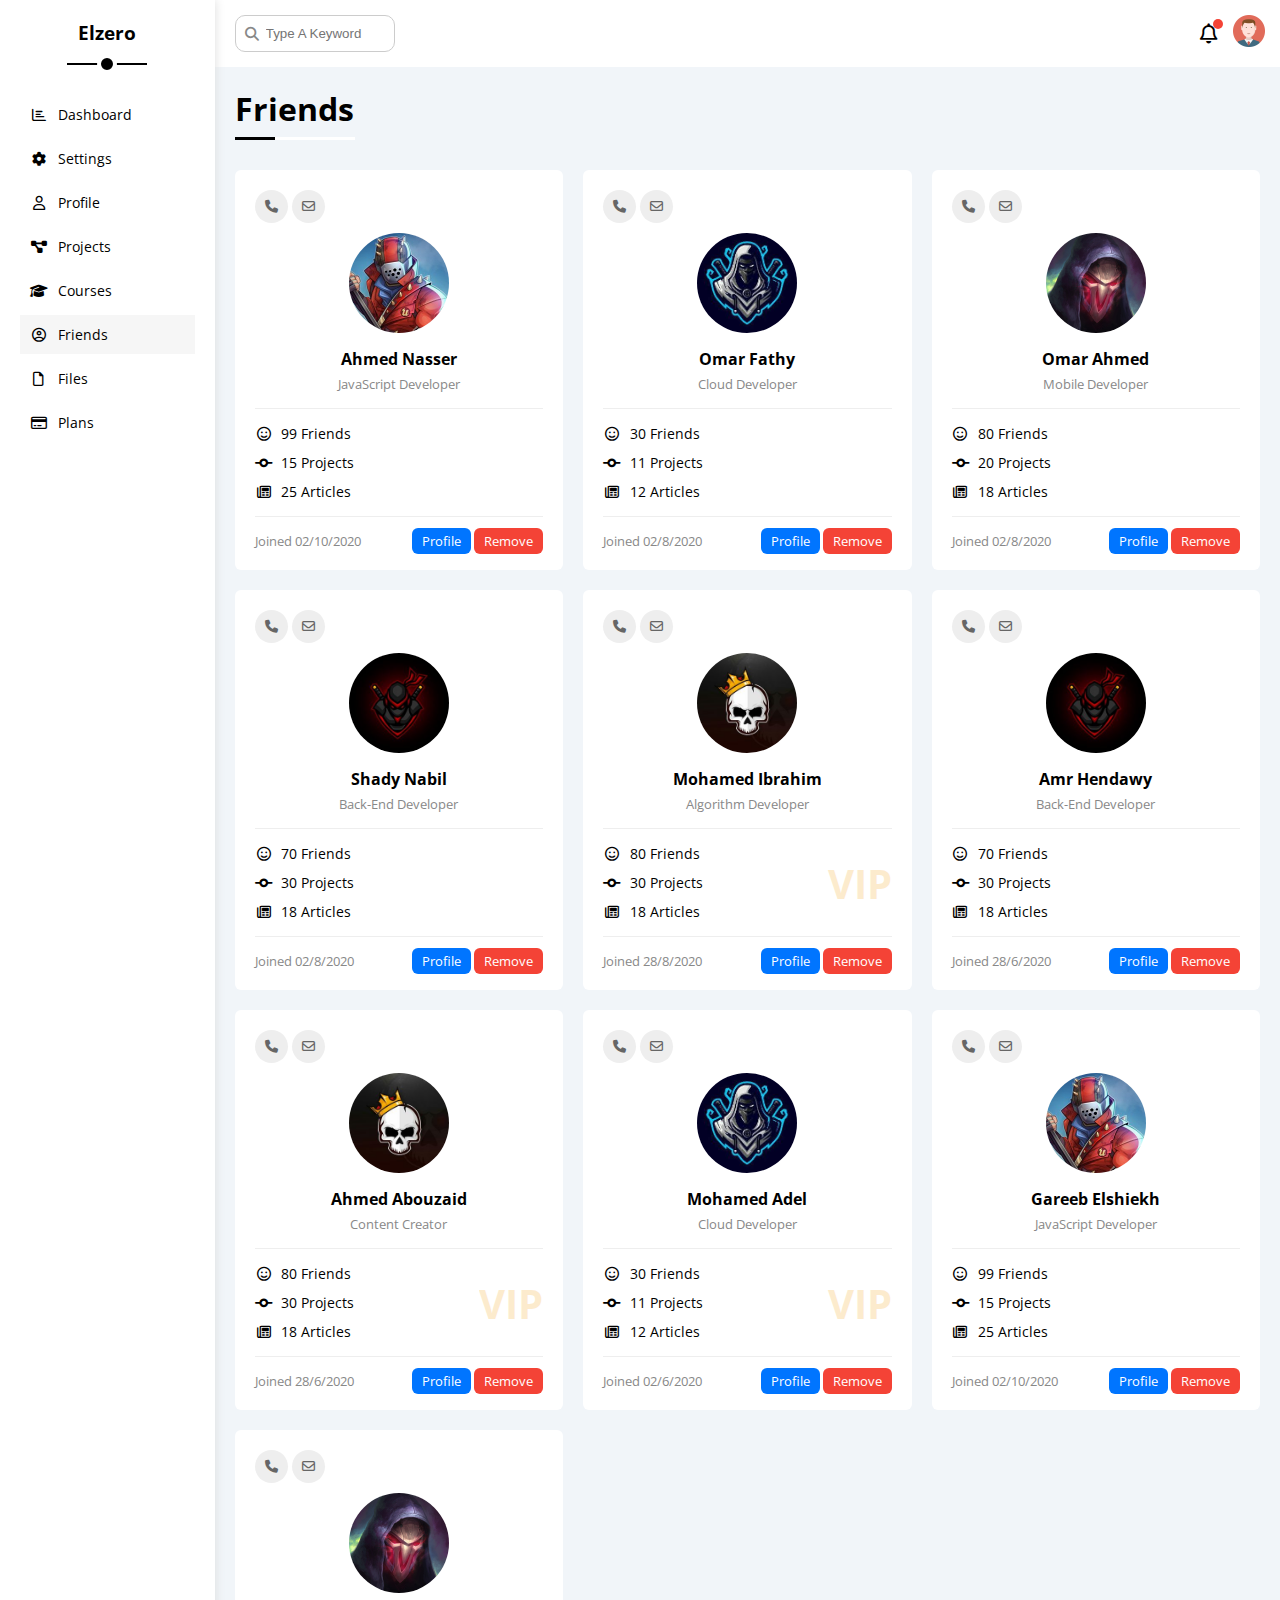
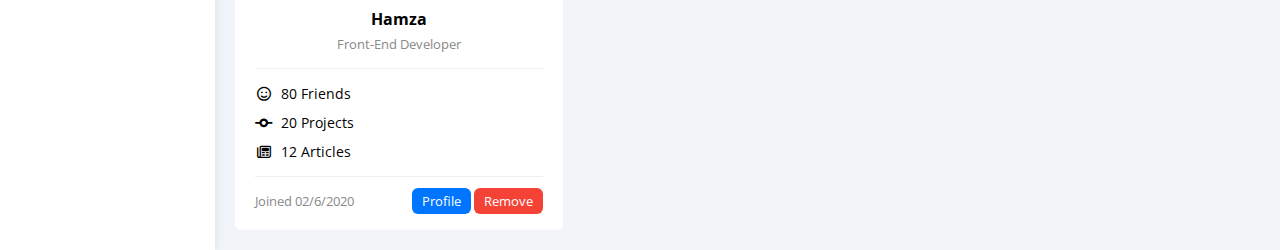
<file: friends.html>
<!DOCTYPE html>
<html lang="en">

<head>
    <meta charset="UTF-8">
    <meta http-equiv="X-UA-Compatible" content="IE=edge">
    <meta name="viewport" content="width=device-width, initial-scale=1.0">
    <title>Friends</title>
    <link rel="stylesheet" href="CSS/all.min.css">
    <link rel="stylesheet" href="CSS/framework.css">
    <link rel="stylesheet" href="CSS/master.css">
    <link rel="preconnect" href="https://fonts.googleapis.com" />
    <link rel="preconnect" href="https://fonts.gstatic.com" crossorigin />
    <link href="https://fonts.googleapis.com/css2?family=Open+Sans:wght@300;500&#038;display=swap" rel="stylesheet" />
</head>

<body>
    <div class="page d-flex">
        <div class="sidebar bg-white p-20 p-relative">
            <h3 class="p-relative txt-c mt-0">Elzero</h3>
            <ul>
                <li>
                    <a href="index.html">
                        <i class="fa-regular fa-chart-bar fa-fw"></i>
                        <span>Dashboard</span>
                    </a>
                </li>
                <li>
                    <a href="settings.html">
                        <i class="fa-solid fa-gear fa-fw"></i></i>
                        <span>Settings</span>
                    </a>
                </li>
                <li>
                    <a href="profile.html">
                        <i class="fa-regular fa-user fa-fw"></i>
                        <span>Profile</span>
                    </a>
                </li>
                <li>
                    <a href="projects.html">
                        <i class="fa-solid fa-diagram-project fa-fw"></i>
                        <span>Projects</span>
                    </a>
                </li>
                <li>
                    <a href="courses.html">
                        <i class="fa-solid fa-graduation-cap fa-fw"></i>
                        <span>Courses</span>
                    </a>
                </li>
                <li>
                    <a class="active" href="friends.html">
                        <i class="fa-regular fa-circle-user fa-fw"></i>
                        <span>Friends</span>
                    </a>
                </li>
                <li>
                    <a href="files.html">
                        <i class="fa-regular fa-file fa-fw"></i>
                        <span>Files</span>
                    </a>
                </li>
                <li>
                    <a href="plans.html">
                        <i class="fa-regular fa-credit-card fa-fw"></i>
                        <span>Plans</span>
                    </a>
                </li>
            </ul>
        </div>
        <div class="content w-full">
            <!-- Start Head -->
            <div class="head bg-white p-15 between-flex">
                <div class="search p-relative">
                    <input type="search" placeholder="Type A Keyword" class="p-10 rad-10">
                </div>
                <div class="icons d-flex align-center">
                    <span class="notifications p-relative">
                        <i class="fa-regular fa-bell fa-lg"></i>
                    </span>
                    <div class="image">
                        <img src="Images/avatar.png" alt="">
                    </div>
                </div>
            </div>
            <!-- End Head -->
            <h1 class="p-relative">Friends</h1>
            <div class="friends-page m-20 d-grid gap-20">
                <div class="friend bg-white rad-6 p-20 p-relative">
                    <div class="contact">
                        <i class="fa-solid fa-phone"></i>
                        <i class="fa-regular fa-envelope"></i>
                    </div>
                    <div class="txt-c">
                        <img class="mt-10 mb-10" src="Images/friend-01.jpg" alt>
                        <h4 class="m-0">Ahmed Nasser</h4>
                        <p class="c-gray fs-13 mt-5 mb-0">JavaScript Developer</p>
                    </div>
                    <div class="icons fs-14 p-relative">
                        <div class="mb-10">
                            <i class="fa-regular fa-face-smile  fa-fw"></i>
                            <span>99 Friends</span>
                        </div>
                        <div class="mb-10">
                            <i class="fa-solid fa-code-commit fa-fw"></i>
                            <span>15 Projects</span>
                        </div>
                        <div>
                            <i class="fa-regular fa-newspaper fa-fw"></i>
                            <span>25 Articles</span>
                        </div>
                    </div>
                    <div class="info between-flex fs-13">
                        <span class="c-gray">Joined 02/10/2020</span>
                        <div>
                            <a class="btn-shape c-white bg-blue" href="profile.html">Profile</a>
                            <a class="btn-shape c-white bg-red" href>Remove</a>
                        </div>
                    </div>
                </div>
                <div class="friend bg-white rad-6 p-20 p-relative">
                    <div class="contact">
                        <i class="fa-solid fa-phone"></i>
                        <i class="fa-regular fa-envelope"></i>
                    </div>
                    <div class="txt-c">
                        <img class="mt-10 mb-10" src="Images/friend-02.jpg" alt>
                        <h4 class="m-0">Omar Fathy</h4>
                        <p class="c-gray fs-13 mt-5 mb-0">Cloud Developer</p>
                    </div>
                    <div class="icons fs-14 p-relative">
                        <div class="mb-10">
                            <i class="fa-regular fa-face-smile  fa-fw"></i>
                            <span>30 Friends</span>
                        </div>
                        <div class="mb-10">
                            <i class="fa-solid fa-code-commit fa-fw"></i>
                            <span>11 Projects</span>
                        </div>
                        <div>
                            <i class="fa-regular fa-newspaper fa-fw"></i>
                            <span>12 Articles</span>
                        </div>
                    </div>
                    <div class="info between-flex fs-13">
                        <span class="c-gray">Joined 02/8/2020</span>
                        <div>
                            <a class="btn-shape c-white bg-blue" href="profile.html">Profile</a>
                            <a class="btn-shape c-white bg-red" href>Remove</a>
                        </div>
                    </div>
                </div>
                <div class="friend bg-white rad-6 p-20 p-relative">
                    <div class="contact">
                        <i class="fa-solid fa-phone"></i>
                        <i class="fa-regular fa-envelope"></i>
                    </div>
                    <div class="txt-c">
                        <img class="mt-10 mb-10" src="Images/friend-03.jpg" alt>
                        <h4 class="m-0">Omar Ahmed</h4>
                        <p class="c-gray fs-13 mt-5 mb-0">Mobile Developer</p>
                    </div>
                    <div class="icons fs-14 p-relative">
                        <div class="mb-10">
                            <i class="fa-regular fa-face-smile  fa-fw"></i>
                            <span>80 Friends</span>
                        </div>
                        <div class="mb-10">
                            <i class="fa-solid fa-code-commit fa-fw"></i>
                            <span>20 Projects</span>
                        </div>
                        <div>
                            <i class="fa-regular fa-newspaper fa-fw"></i>
                            <span>18 Articles</span>
                        </div>
                    </div>
                    <div class="info between-flex fs-13">
                        <span class="c-gray">Joined 02/8/2020</span>
                        <div>
                            <a class="btn-shape c-white bg-blue" href="profile.html">Profile</a>
                            <a class="btn-shape c-white bg-red" href>Remove</a>
                        </div>
                    </div>
                </div>
                <div class="friend bg-white rad-6 p-20 p-relative">
                    <div class="contact">
                        <i class="fa-solid fa-phone"></i>
                        <i class="fa-regular fa-envelope"></i>
                    </div>
                    <div class="txt-c">
                        <img class="mt-10 mb-10" src="Images/friend-04.jpg" alt>
                        <h4 class="m-0">Shady Nabil</h4>
                        <p class="c-gray fs-13 mt-5 mb-0">Back-End Developer</p>
                    </div>
                    <div class="icons fs-14 p-relative">
                        <div class="mb-10">
                            <i class="fa-regular fa-face-smile  fa-fw"></i>
                            <span>70 Friends</span>
                        </div>
                        <div class="mb-10">
                            <i class="fa-solid fa-code-commit fa-fw"></i>
                            <span>30 Projects</span>
                        </div>
                        <div>
                            <i class="fa-regular fa-newspaper fa-fw"></i>
                            <span>18 Articles</span>
                        </div>
                    </div>
                    <div class="info between-flex fs-13">
                        <span class="c-gray">Joined 02/8/2020</span>
                        <div>
                            <a class="btn-shape c-white bg-blue" href="profile.html">Profile</a>
                            <a class="btn-shape c-white bg-red" href>Remove</a>
                        </div>
                    </div>
                </div>
                <div class="friend bg-white rad-6 p-20 p-relative">
                    <div class="contact">
                        <i class="fa-solid fa-phone"></i>
                        <i class="fa-regular fa-envelope"></i>
                    </div>
                    <div class="txt-c">
                        <img class="mt-10 mb-10" src="Images/friend-05.jpg" alt>
                        <h4 class="m-0">Mohamed Ibrahim</h4>
                        <p class="c-gray fs-13 mt-5 mb-0">Algorithm Developer</p>
                    </div>
                    <div class="icons fs-14 p-relative">
                        <div class="mb-10">
                            <i class="fa-regular fa-face-smile  fa-fw"></i>
                            <span>80 Friends</span>
                        </div>
                        <div class="mb-10">
                            <i class="fa-solid fa-code-commit fa-fw"></i>
                            <span>30 Projects</span>
                        </div>
                        <div>
                            <i class="fa-regular fa-newspaper fa-fw"></i>
                            <span>18 Articles</span>
                        </div>
                        <span class="vip fw-bold c-orange">VIP</span>
                    </div>
                    <div class="info between-flex fs-13">
                        <span class="c-gray">Joined 28/8/2020</span>
                        <div>
                            <a class="btn-shape c-white bg-blue" href="profile.html">Profile</a>
                            <a class="btn-shape c-white bg-red" href>Remove</a>
                        </div>
                    </div>
                </div>
                <div class="friend bg-white rad-6 p-20 p-relative">
                    <div class="contact">
                        <i class="fa-solid fa-phone"></i>
                        <i class="fa-regular fa-envelope"></i>
                    </div>
                    <div class="txt-c">
                        <img class="mt-10 mb-10" src="Images/friend-04.jpg" alt>
                        <h4 class="m-0">Amr Hendawy</h4>
                        <p class="c-gray fs-13 mt-5 mb-0">Back-End Developer</p>
                    </div>
                    <div class="icons fs-14 p-relative">
                        <div class="mb-10">
                            <i class="fa-regular fa-face-smile  fa-fw"></i>
                            <span>70 Friends</span>
                        </div>
                        <div class="mb-10">
                            <i class="fa-solid fa-code-commit fa-fw"></i>
                            <span>30 Projects</span>
                        </div>
                        <div>
                            <i class="fa-regular fa-newspaper fa-fw"></i>
                            <span>18 Articles</span>
                        </div>
                    </div>
                    <div class="info between-flex fs-13">
                        <span class="c-gray">Joined 28/6/2020</span>
                        <div>
                            <a class="btn-shape c-white bg-blue" href="profile.html">Profile</a>
                            <a class="btn-shape c-white bg-red" href>Remove</a>
                        </div>
                    </div>
                </div>
                <div class="friend bg-white rad-6 p-20 p-relative">
                    <div class="contact">
                        <i class="fa-solid fa-phone"></i>
                        <i class="fa-regular fa-envelope"></i>
                    </div>
                    <div class="txt-c">
                        <img class="mt-10 mb-10" src="Images/friend-05.jpg" alt>
                        <h4 class="m-0">Ahmed Abouzaid</h4>
                        <p class="c-gray fs-13 mt-5 mb-0">Content Creator</p>
                    </div>
                    <div class="icons fs-14 p-relative">
                        <div class="mb-10">
                            <i class="fa-regular fa-face-smile  fa-fw"></i>
                            <span>80 Friends</span>
                        </div>
                        <div class="mb-10">
                            <i class="fa-solid fa-code-commit fa-fw"></i>
                            <span>30 Projects</span>
                        </div>
                        <div>
                            <i class="fa-regular fa-newspaper fa-fw"></i>
                            <span>18 Articles</span>
                        </div>
                        <span class="vip fw-bold c-orange">VIP</span>
                    </div>
                    <div class="info between-flex fs-13">
                        <span class="c-gray">Joined 28/6/2020</span>
                        <div>
                            <a class="btn-shape c-white bg-blue" href="profile.html">Profile</a>
                            <a class="btn-shape c-white bg-red" href>Remove</a>
                        </div>
                    </div>
                </div>
                <div class="friend bg-white rad-6 p-20 p-relative">
                    <div class="contact">
                        <i class="fa-solid fa-phone"></i>
                        <i class="fa-regular fa-envelope"></i>
                    </div>
                    <div class="txt-c">
                        <img class="mt-10 mb-10" src="Images/friend-02.jpg" alt>
                        <h4 class="m-0">Mohamed Adel</h4>
                        <p class="c-gray fs-13 mt-5 mb-0">Cloud Developer</p>
                    </div>
                    <div class="icons fs-14 p-relative">
                        <div class="mb-10">
                            <i class="fa-regular fa-face-smile  fa-fw"></i>
                            <span>30 Friends</span>
                        </div>
                        <div class="mb-10">
                            <i class="fa-solid fa-code-commit fa-fw"></i>
                            <span>11 Projects</span>
                        </div>
                        <div>
                            <i class="fa-regular fa-newspaper fa-fw"></i>
                            <span>12 Articles</span>
                        </div>
                        <span class="vip fw-bold c-orange">VIP</span>
                    </div>
                    <div class="info between-flex fs-13">
                        <span class="c-gray">Joined 02/6/2020</span>
                        <div>
                            <a class="btn-shape c-white bg-blue" href="profile.html">Profile</a>
                            <a class="btn-shape c-white bg-red" href>Remove</a>
                        </div>
                    </div>
                </div>
                <div class="friend bg-white rad-6 p-20 p-relative">
                    <div class="contact">
                        <i class="fa-solid fa-phone"></i>
                        <i class="fa-regular fa-envelope"></i>
                    </div>
                    <div class="txt-c">
                        <img class="mt-10 mb-10" src="Images/friend-01.jpg" alt>
                        <h4 class="m-0">Gareeb Elshiekh</h4>
                        <p class="c-gray fs-13 mt-5 mb-0">JavaScript Developer</p>
                    </div>
                    <div class="icons fs-14 p-relative">
                        <div class="mb-10">
                            <i class="fa-regular fa-face-smile  fa-fw"></i>
                            <span>99 Friends</span>
                        </div>
                        <div class="mb-10">
                            <i class="fa-solid fa-code-commit fa-fw"></i>
                            <span>15 Projects</span>
                        </div>
                        <div>
                            <i class="fa-regular fa-newspaper fa-fw"></i>
                            <span>25 Articles</span>
                        </div>
                    </div>
                    <div class="info between-flex fs-13">
                        <span class="c-gray">Joined 02/10/2020</span>
                        <div>
                            <a class="btn-shape c-white bg-blue" href="profile.html">Profile</a>
                            <a class="btn-shape c-white bg-red" href>Remove</a>
                        </div>
                    </div>
                </div>
                <div class="friend bg-white rad-6 p-20 p-relative">
                    <div class="contact">
                        <i class="fa-solid fa-phone"></i>
                        <i class="fa-regular fa-envelope"></i>
                    </div>
                    <div class="txt-c">
                        <img class="mt-10 mb-10" src="Images/friend-03.jpg" alt>
                        <h4 class="m-0">Hamza</h4>
                        <p class="c-gray fs-13 mt-5 mb-0">Front-End Developer</p>
                    </div>
                    <div class="icons fs-14 p-relative">
                        <div class="mb-10">
                            <i class="fa-regular fa-face-smile  fa-fw"></i>
                            <span>80 Friends</span>
                        </div>
                        <div class="mb-10">
                            <i class="fa-solid fa-code-commit fa-fw"></i>
                            <span>20 Projects</span>
                        </div>
                        <div>
                            <i class="fa-regular fa-newspaper fa-fw"></i>
                            <span>12 Articles</span>
                        </div>
                    </div>
                    <div class="info between-flex fs-13">
                        <span class="c-gray">Joined 02/6/2020</span>
                        <div>
                            <a class="btn-shape c-white bg-blue" href="profile.html">Profile</a>
                            <a class="btn-shape c-white bg-red" href>Remove</a>
                        </div>
                    </div>
                </div>
            </div>
        </div>
    </div>
</body>

</html>
</file>
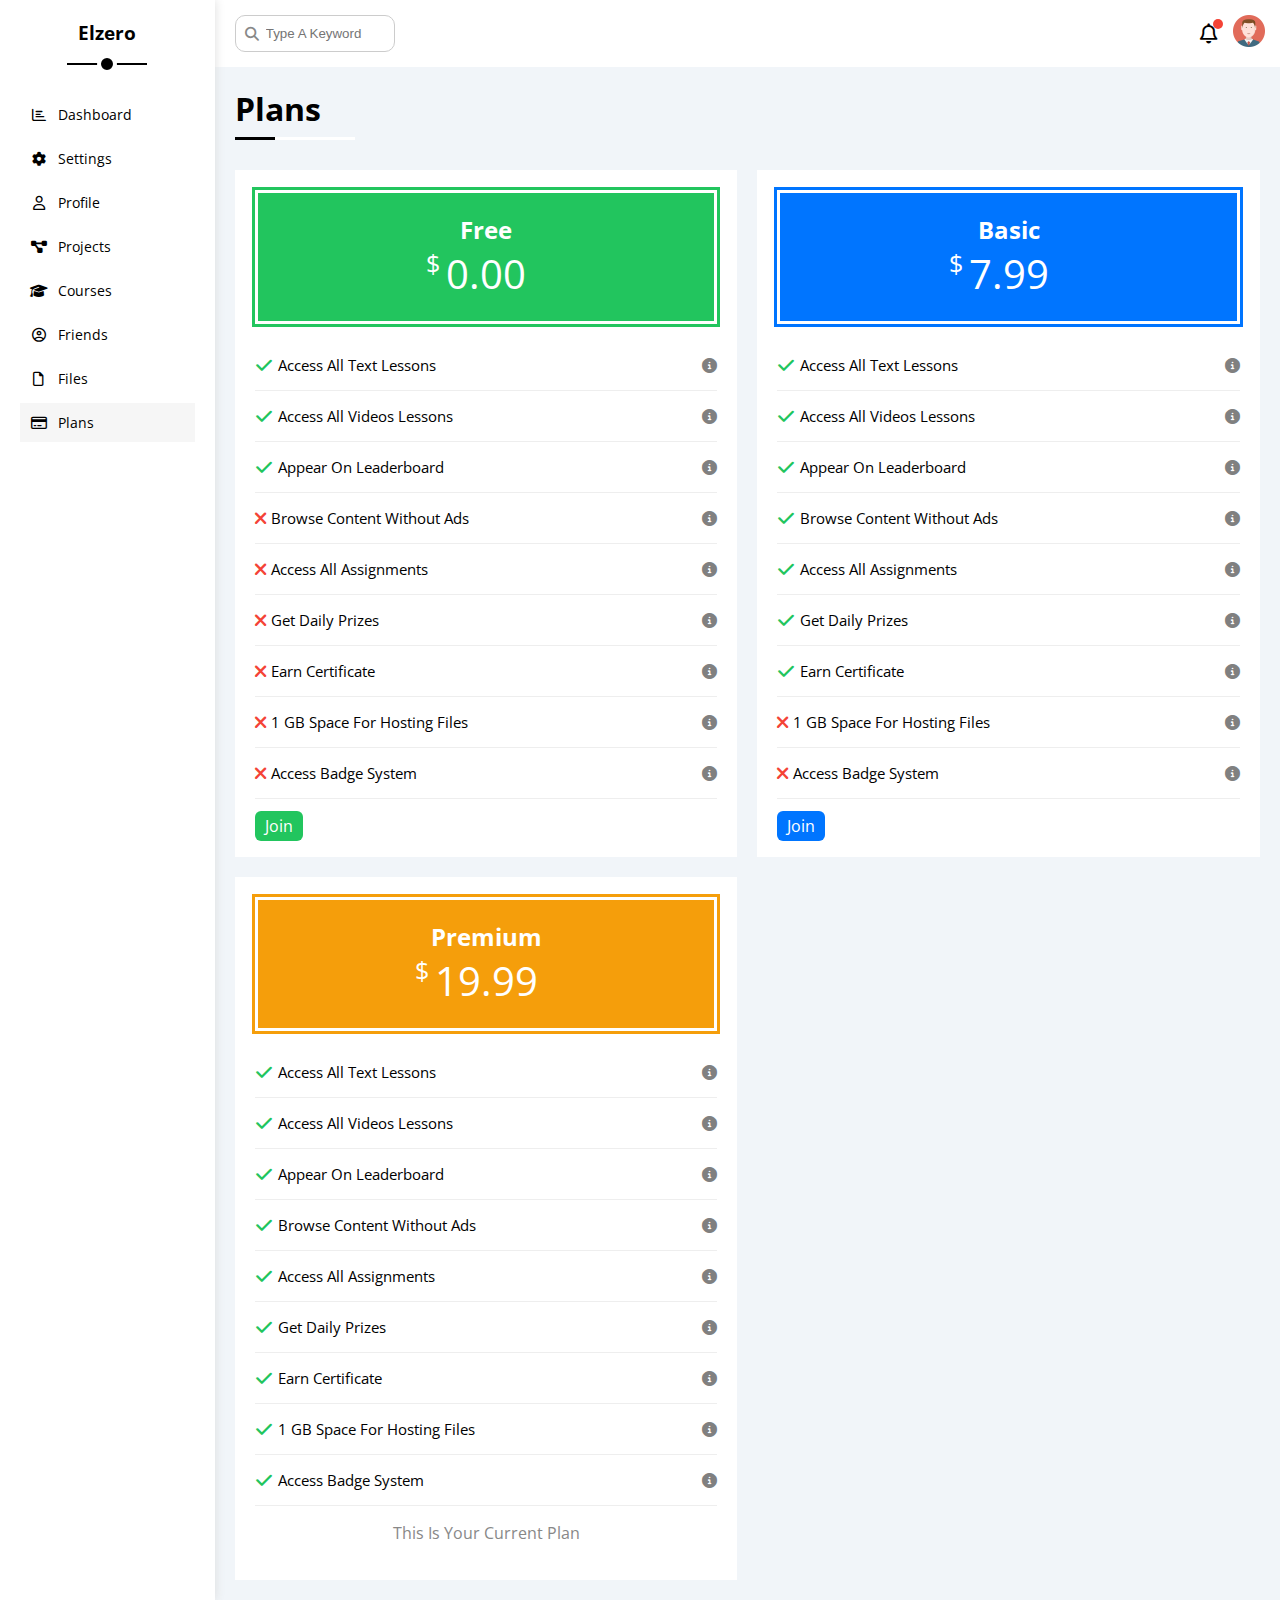
<file: plans.html>
<!DOCTYPE html>
<html lang="en">

<head>
    <meta charset="UTF-8">
    <meta http-equiv="X-UA-Compatible" content="IE=edge">
    <meta name="viewport" content="width=device-width, initial-scale=1.0">
    <title>Plans</title>
    <link rel="stylesheet" href="CSS/all.min.css">
    <link rel="stylesheet" href="CSS/framework.css">
    <link rel="stylesheet" href="CSS/master.css">
    <link rel="preconnect" href="https://fonts.googleapis.com" />
    <link rel="preconnect" href="https://fonts.gstatic.com" crossorigin />
    <link href="https://fonts.googleapis.com/css2?family=Open+Sans:wght@300;500&#038;display=swap" rel="stylesheet" />
</head>
<body>
    <div class="page d-flex">
        <div class="sidebar bg-white p-20 p-relative">
            <h3 class="p-relative txt-c mt-0">Elzero</h3>
            <ul>
                <li>
                    <a href="index.html">
                        <i class="fa-regular fa-chart-bar fa-fw"></i>
                        <span>Dashboard</span>
                    </a>
                </li>
                <li>
                    <a href="settings.html">
                        <i class="fa-solid fa-gear fa-fw"></i></i>
                        <span>Settings</span>
                    </a>
                </li>
                <li>
                    <a href="profile.html">
                        <i class="fa-regular fa-user fa-fw"></i>
                        <span>Profile</span>
                    </a>
                </li>
                <li>
                    <a href="projects.html">
                        <i class="fa-solid fa-diagram-project fa-fw"></i>
                        <span>Projects</span>
                    </a>
                </li>
                <li>
                    <a href="courses.html">
                        <i class="fa-solid fa-graduation-cap fa-fw"></i>
                        <span>Courses</span>
                    </a>
                </li>
                <li>
                    <a href="friends.html">
                        <i class="fa-regular fa-circle-user fa-fw"></i>
                        <span>Friends</span>
                    </a>
                </li>
                <li>
                    <a href="files.html">
                        <i class="fa-regular fa-file fa-fw"></i>
                        <span>Files</span>
                    </a>
                </li>
                <li>
                    <a class="active" href="plans.html">
                        <i class="fa-regular fa-credit-card fa-fw"></i>
                        <span>Plans</span>
                    </a>
                </li>
            </ul>
        </div>
        <div class="content w-full">
            <!-- Start Head -->
            <div class="head bg-white p-15 between-flex">
                <div class="search p-relative">
                    <input type="search" placeholder="Type A Keyword" class="p-10 rad-10">
                </div>
                <div class="icons d-flex align-center">
                    <span class="notifications p-relative">
                        <i class="fa-regular fa-bell fa-lg"></i>
                    </span>
                    <div class="image">
                        <img src="Images/avatar.png" alt="">
                    </div>
                </div>
            </div>
            <!-- End Head -->
            <h1 class="p-relative">Plans</h1>
            <div class="plans-page m-20 d-grid gap-20">
                <div class="plan bg-white p-20 green">
                    <div class="top bg-green txt-c p-20">
                        <h2 class="m-0 c-white">Free</h2>
                        <div class="price c-white">
                            <span>$</span>
                            0.00
                        </div>
                    </div>
                    <ul>
                        <li>
                            <i class="fa-solid fa-check yes"></i>
                            <span>Access All Text Lessons</span>
                            <i class="fa-solid fa-circle-info help"></i>
                        </li>
                        <li>
                            <i class="fa-solid fa-check yes"></i>
                            <span>Access All Videos Lessons</span>
                            <i class="fa-solid fa-circle-info help"></i>
                        </li>
                        <li>
                            <i class="fa-solid fa-check yes"></i>
                            <span>Appear On Leaderboard</span>
                            <i class="fa-solid fa-circle-info help"></i>
                        </li>
                        <li>
                            <i class="fa-solid fa-xmark no"></i>
                            <span>Browse Content Without Ads</span>
                            <i class="fa-solid fa-circle-info help"></i>
                        </li>
                        <li>
                            <i class="fa-solid fa-xmark no"></i>
                            <span>Access All Assignments</span>
                            <i class="fa-solid fa-circle-info help"></i>
                        </li>
                        <li>
                            <i class="fa-solid fa-xmark no"></i>
                            <span>Get Daily Prizes</span>
                            <i class="fa-solid fa-circle-info help"></i>
                        </li>
                        <li>
                            <i class="fa-solid fa-xmark no"></i>
                            <span>Earn Certificate</span>
                            <i class="fa-solid fa-circle-info help"></i>
                        </li>
                        <li>
                            <i class="fa-solid fa-xmark no"></i>
                            <span>1 GB Space For Hosting Files</span>
                            <i class="fa-solid fa-circle-info help"></i>
                        </li>
                        <li>
                            <i class="fa-solid fa-xmark no"></i>
                            <span>Access Badge System</span>
                            <i class="fa-solid fa-circle-info help"></i>
                        </li>
                    </ul>
                    <a class="bg-green c-white btn-shape" href>Join</a>
                </div>
                <div class="plan bg-white p-20 blue">
                    <div class="top bg-blue txt-c p-20">
                        <h2 class="m-0 c-white">Basic</h2>
                        <div class="price c-white">
                            <span>$</span>
                            7.99
                        </div>
                    </div>
                    <ul>
                        <li>
                            <i class="fa-solid fa-check yes"></i>
                            <span>Access All Text Lessons</span>
                            <i class="fa-solid fa-circle-info help"></i>
                        </li>
                        <li>
                            <i class="fa-solid fa-check yes"></i>
                            <span>Access All Videos Lessons</span>
                            <i class="fa-solid fa-circle-info help"></i>
                        </li>
                        <li>
                            <i class="fa-solid fa-check yes"></i>
                            <span>Appear On Leaderboard</span>
                            <i class="fa-solid fa-circle-info help"></i>
                        </li>
                        <li>
                            <i class="fa-solid fa-check yes"></i>
                            <span>Browse Content Without Ads</span>
                            <i class="fa-solid fa-circle-info help"></i>
                        </li>
                        <li>
                            <i class="fa-solid fa-check yes"></i>
                            <span>Access All Assignments</span>
                            <i class="fa-solid fa-circle-info help"></i>
                        </li>
                        <li>
                            <i class="fa-solid fa-check yes"></i>
                            <span>Get Daily Prizes</span>
                            <i class="fa-solid fa-circle-info help"></i>
                        </li>
                        <li>
                            <i class="fa-solid fa-check yes"></i>
                            <span>Earn Certificate</span>
                            <i class="fa-solid fa-circle-info help"></i>
                        </li>
                        <li>
                            <i class="fa-solid fa-xmark no"></i>
                            <span>1 GB Space For Hosting Files</span>
                            <i class="fa-solid fa-circle-info help"></i>
                        </li>
                        <li>
                            <i class="fa-solid fa-xmark no"></i>
                            <span>Access Badge System</span>
                            <i class="fa-solid fa-circle-info help"></i>
                        </li>
                    </ul>
                    <a class="bg-blue c-white btn-shape" href>Join</a>
                </div>
                <div class="plan bg-white p-20 orange">
                    <div class="top bg-orange txt-c p-20">
                        <h2 class="m-0 c-white">Premium</h2>
                        <div class="price c-white">
                            <span>$</span>
                            19.99
                        </div>
                    </div>
                    <ul>
                        <li>
                            <i class="fa-solid fa-check yes"></i>
                            <span>Access All Text Lessons</span>
                            <i class="fa-solid fa-circle-info help"></i>
                        </li>
                        <li>
                            <i class="fa-solid fa-check yes"></i>
                            <span>Access All Videos Lessons</span>
                            <i class="fa-solid fa-circle-info help"></i>
                        </li>
                        <li>
                            <i class="fa-solid fa-check yes"></i>
                            <span>Appear On Leaderboard</span>
                            <i class="fa-solid fa-circle-info help"></i>
                        </li>
                        <li>
                            <i class="fa-solid fa-check yes"></i>
                            <span>Browse Content Without Ads</span>
                            <i class="fa-solid fa-circle-info help"></i>
                        </li>
                        <li>
                            <i class="fa-solid fa-check yes"></i>
                            <span>Access All Assignments</span>
                            <i class="fa-solid fa-circle-info help"></i>
                        </li>
                        <li>
                            <i class="fa-solid fa-check yes"></i>
                            <span>Get Daily Prizes</span>
                            <i class="fa-solid fa-circle-info help"></i>
                        </li>
                        <li>
                            <i class="fa-solid fa-check yes"></i>
                            <span>Earn Certificate</span>
                            <i class="fa-solid fa-circle-info help"></i>
                        </li>
                        <li>
                            <i class="fa-solid fa-check yes"></i>
                            <span>1 GB Space For Hosting Files</span>
                            <i class="fa-solid fa-circle-info help"></i>
                        </li>
                        <li>
                            <i class="fa-solid fa-check yes"></i>
                            <span>Access Badge System</span>
                            <i class="fa-solid fa-circle-info help"></i>
                        </li>
                    </ul>
                    <p class="c-gray txt-c">This Is Your Current Plan</p>
                </div>
            </div>
        </div>
    </div>
</body>
</html>
</file>
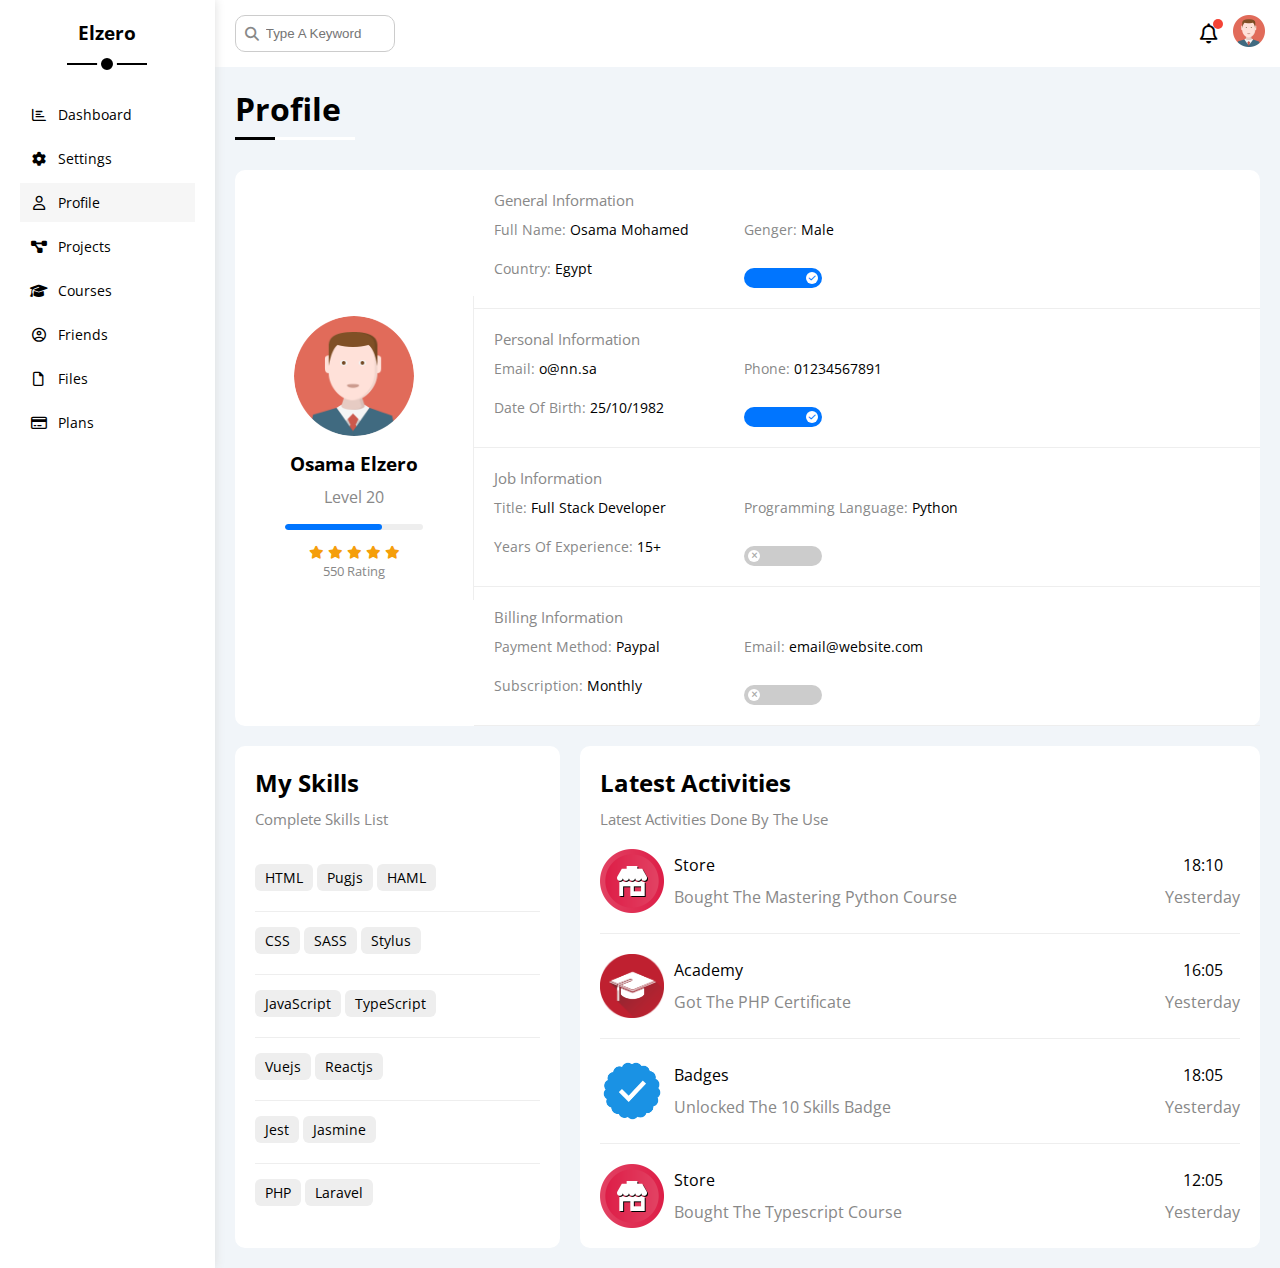
<file: profile.html>
<!DOCTYPE html>
<html lang="en">

<head>
    <meta charset="UTF-8">
    <meta http-equiv="X-UA-Compatible" content="IE=edge">
    <meta name="viewport" content="width=device-width, initial-scale=1.0">
    <title>Profile</title>
    <link rel="stylesheet" href="CSS/all.min.css">
    <link rel="stylesheet" href="CSS/framework.css">
    <link rel="stylesheet" href="CSS/master.css">
    <link rel="preconnect" href="https://fonts.googleapis.com" />
    <link rel="preconnect" href="https://fonts.gstatic.com" crossorigin />
    <link href="https://fonts.googleapis.com/css2?family=Open+Sans:wght@300;500&#038;display=swap" rel="stylesheet" />
</head>
<body>
    <div class="page d-flex">
        <div class="sidebar bg-white p-20 p-relative">
            <h3 class="p-relative txt-c mt-0">Elzero</h3>
            <ul>
                <li>
                    <a href="index.html">
                        <i class="fa-regular fa-chart-bar fa-fw"></i>
                        <span>Dashboard</span>
                    </a>
                </li>
                <li>
                    <a href="settings.html">
                        <i class="fa-solid fa-gear fa-fw"></i></i>
                        <span>Settings</span>
                    </a>
                </li>
                <li>
                    <a class="active" href="profile.html">
                        <i class="fa-regular fa-user fa-fw"></i>
                        <span>Profile</span>
                    </a>
                </li>
                <li>
                    <a href="projects.html">
                        <i class="fa-solid fa-diagram-project fa-fw"></i>
                        <span>Projects</span>
                    </a>
                </li>
                <li>
                    <a href="courses.html">
                        <i class="fa-solid fa-graduation-cap fa-fw"></i>
                        <span>Courses</span>
                    </a>
                </li>
                <li>
                    <a href="friends.html">
                        <i class="fa-regular fa-circle-user fa-fw"></i>
                        <span>Friends</span>
                    </a>
                </li>
                <li>
                    <a href="files.html">
                        <i class="fa-regular fa-file fa-fw"></i>
                        <span>Files</span>
                    </a>
                </li>
                <li>
                    <a href="plans.html">
                        <i class="fa-regular fa-credit-card fa-fw"></i>
                        <span>Plans</span>
                    </a>
                </li>
            </ul>
        </div>
        <div class="content w-full">
            <!-- Start Head -->
            <div class="head bg-white p-15 between-flex">
                <div class="search p-relative">
                    <input type="search" placeholder="Type A Keyword" class="p-10 rad-10">
                </div>
                <div class="icons d-flex align-center">
                    <span class="notifications p-relative">
                        <i class="fa-regular fa-bell fa-lg"></i>
                    </span>
                    <div class="image">
                        <img src="Images/avatar.png" alt="">
                    </div>
                </div>
            </div>
            <!-- End Head -->
            <h1 class="p-relative">Profile</h1>
            <div class="profile-page m-20">
                <div class="overview bg-white rad-10 d-flex align-center">
                    <div class="avatar-box txt-c p-20">
                        <img class="rad-half mb-10" src="Images/avatar.png" alt="">
                        <h3 class="m-0">Osama Elzero</h3>
                        <p class="c-gray mt-10">Level 20</p>
                        <div class="level rad-6 bg-eee p-relative">
                            <span class="h-full rad-6 bg-blue" style="width: 70%;"></span>
                        </div>
                        <div class="rating mt-10 c-orange">
                            <i class="fa-solid fa-star fs-13"></i>
                            <i class="fa-solid fa-star fs-13"></i>
                            <i class="fa-solid fa-star fs-13"></i>
                            <i class="fa-solid fa-star fs-13"></i>
                            <i class="fa-solid fa-star fs-13"></i>
                        </div>
                        <p class="c-gray fs-13 m-0">550 Rating</p>
                    </div>
                    <div class="info-box w-full txt-c-mobile">
                        <!-- Start Information Row -->
                        <div class="box p-20 d-flex align-center border-b-eee">
                            <h4 class="c-gray fs-15 m-0 w-full">General Information</h4>
                            <div class="fs-14">
                                <span class="c-gray">Full Name:</span>
                                <span>Osama Mohamed</span>
                            </div>
                            <div class="fs-14">
                                <span class="c-gray">Genger:</span>
                                <span>Male</span>
                            </div>
                            <div class="fs-14">
                                <span class="c-gray">Country:</span>
                                <span>Egypt</span>
                            </div>
                            <div class="fs-14">
                                <label>
                                    <input class="toggle-checkbox" type="checkbox" checked>
                                    <div class="toggle-switch"></div>
                                </label>
                            </div>
                        </div>
                        <!-- End Information Row -->
                        <!-- Start Information Row -->
                        <div class="box p-20 d-flex align-center border-b-eee">
                            <h4 class="c-gray fs-15 m-0 w-full">Personal Information</h4>
                            <div class="fs-14">
                                <span class="c-gray">Email:</span>
                                <span>o@nn.sa</span>
                            </div>
                            <div class="fs-14">
                                <span class="c-gray">Phone:</span>
                                <span>01234567891</span>
                            </div>
                            <div class="fs-14">
                                <span class="c-gray">Date Of Birth:</span>
                                <span>25/10/1982</span>
                            </div>
                            <div class="fs-14">
                                <label>
                                    <input class="toggle-checkbox" type="checkbox" checked>
                                    <div class="toggle-switch"></div>
                                </label>
                            </div>
                        </div>
                        <!-- End Information Row -->
                        <!-- Start Information Row -->
                        <div class="box p-20 d-flex align-center border-b-eee">
                            <h4 class="c-gray fs-15 m-0 w-full">Job Information</h4>
                            <div class="fs-14">
                                <span class="c-gray">Title:</span>
                                <span>Full Stack Developer</span>
                            </div>
                            <div class="fs-14">
                                <span class="c-gray">Programming Language:</span>
                                <span>Python</span>
                            </div>
                            <div class="fs-14">
                                <span class="c-gray">Years Of Experience:</span>
                                <span>15+</span>
                            </div>
                            <div class="fs-14">
                                <label>
                                    <input class="toggle-checkbox" type="checkbox">
                                    <div class="toggle-switch"></div>
                                </label>
                            </div>
                        </div>
                        <!-- End Information Row -->
                        <!-- Start Information Row -->
                        <div class="box p-20 d-flex align-center border-b-eee">
                            <h4 class="c-gray fs-15 m-0 w-full">Billing Information</h4>
                            <div class="fs-14">
                                <span class="c-gray">Payment Method:</span>
                                <span>Paypal</span>
                            </div>
                            <div class="fs-14">
                                <span class="c-gray">Email:</span>
                                <span>email@website.com</span>
                            </div>
                            <div class="fs-14">
                                <span class="c-gray">Subscription: </span>
                                <span>Monthly</span>
                            </div>
                            <div class="fs-14">
                                <label>
                                    <input class="toggle-checkbox" type="checkbox">
                                    <div class="toggle-switch"></div>
                                </label>
                            </div>
                        </div>
                        <!-- End Information Row -->
                    </div>
                </div>
                <div class="other-data d-flex gap-20">
                    <div class="skills-card bg-white rad-10 p-20 mt-20">
                        <h2 class="mt-0 mb-10">My Skills</h2>
                        <p class="c-gray mt-0 mb-20 fs-15">Complete Skills List</p>
                        <ul class="m-0 txt-c-mobile">
                            <li>
                                <span>HTML</span>
                                <span>Pugjs</span>
                                <span>HAML</span>
                            </li>
                            <li>
                                <span>CSS</span>
                                <span>SASS</span>
                                <span>Stylus</span>
                            </li>
                            <li>
                                <span>JavaScript</span>
                                <span>TypeScript</span>
                            </li>
                            <li>
                                <span>Vuejs</span>
                                <span>Reactjs</span>
                            </li>
                            <li>
                                <span>Jest</span>
                                <span>Jasmine</span>
                            </li>
                            <li>
                                <span>PHP</span>
                                <span>Laravel</span>
                            </li>
                        </ul>
                    </div>
                    <div class="activities bg-white rad-10 p-20 mt-20">
                        <h2 class="mt-0 mb-10">Latest Activities</h2>
                        <p class="c-gray mt-0 mb-20 fs-15">Latest Activities Done By The Use</p>
                        <div class="activity d-flex align-center txt-c-mobile border-b-eee mb-20 pb-20">
                            <img src="Images/activity-01.png" alt="">
                            <div class="info">
                                <span class="mb-10 d-block">Store</span>
                                <span class="c-gray d-block">Bought The Mastering Python Course</span>
                            </div>
                            <div class="date">
                                <span class="mb-10 d-block">18:10</span>
                                <span class="c-gray d-block">Yesterday</span>
                            </div>
                        </div>
                        <div class="activity d-flex align-center txt-c-mobile border-b-eee mb-20 pb-20">
                            <img src="Images/activity-02.png" alt="">
                            <div class="info">
                                <span class="mb-10 d-block">Academy</span>
                                <span class="c-gray d-block">Got The PHP Certificate</span>
                            </div>
                            <div class="date">
                                <span class="mb-10 d-block">16:05</span>
                                <span class="c-gray d-block">Yesterday</span>
                            </div>
                        </div>
                        <div class="activity d-flex align-center txt-c-mobile border-b-eee mb-20 pb-20">
                            <img src="Images/activity-03.png" alt="">
                            <div class="info">
                                <span class="mb-10 d-block">Badges</span>
                                <span class="c-gray d-block">Unlocked The 10 Skills Badge</span>
                            </div>
                            <div class="date">
                                <span class="mb-10 d-block">18:05</span>
                                <span class="c-gray d-block">Yesterday</span>
                            </div>
                        </div>
                        <div class="activity d-flex align-center txt-c-mobile">
                            <img src="Images/activity-01.png" alt="">
                            <div class="info">
                                <span class="mb-10 d-block">Store</span>
                                <span class="c-gray d-block">Bought The Typescript Course</span>
                            </div>
                            <div class="date">
                                <span class="mb-10 d-block">12:05</span>
                                <span class="c-gray d-block">Yesterday</span>
                            </div>
                        </div>
                    </div>
                </div>
            </div> 
        </div>
    </div>
</body>
</html>
</file>
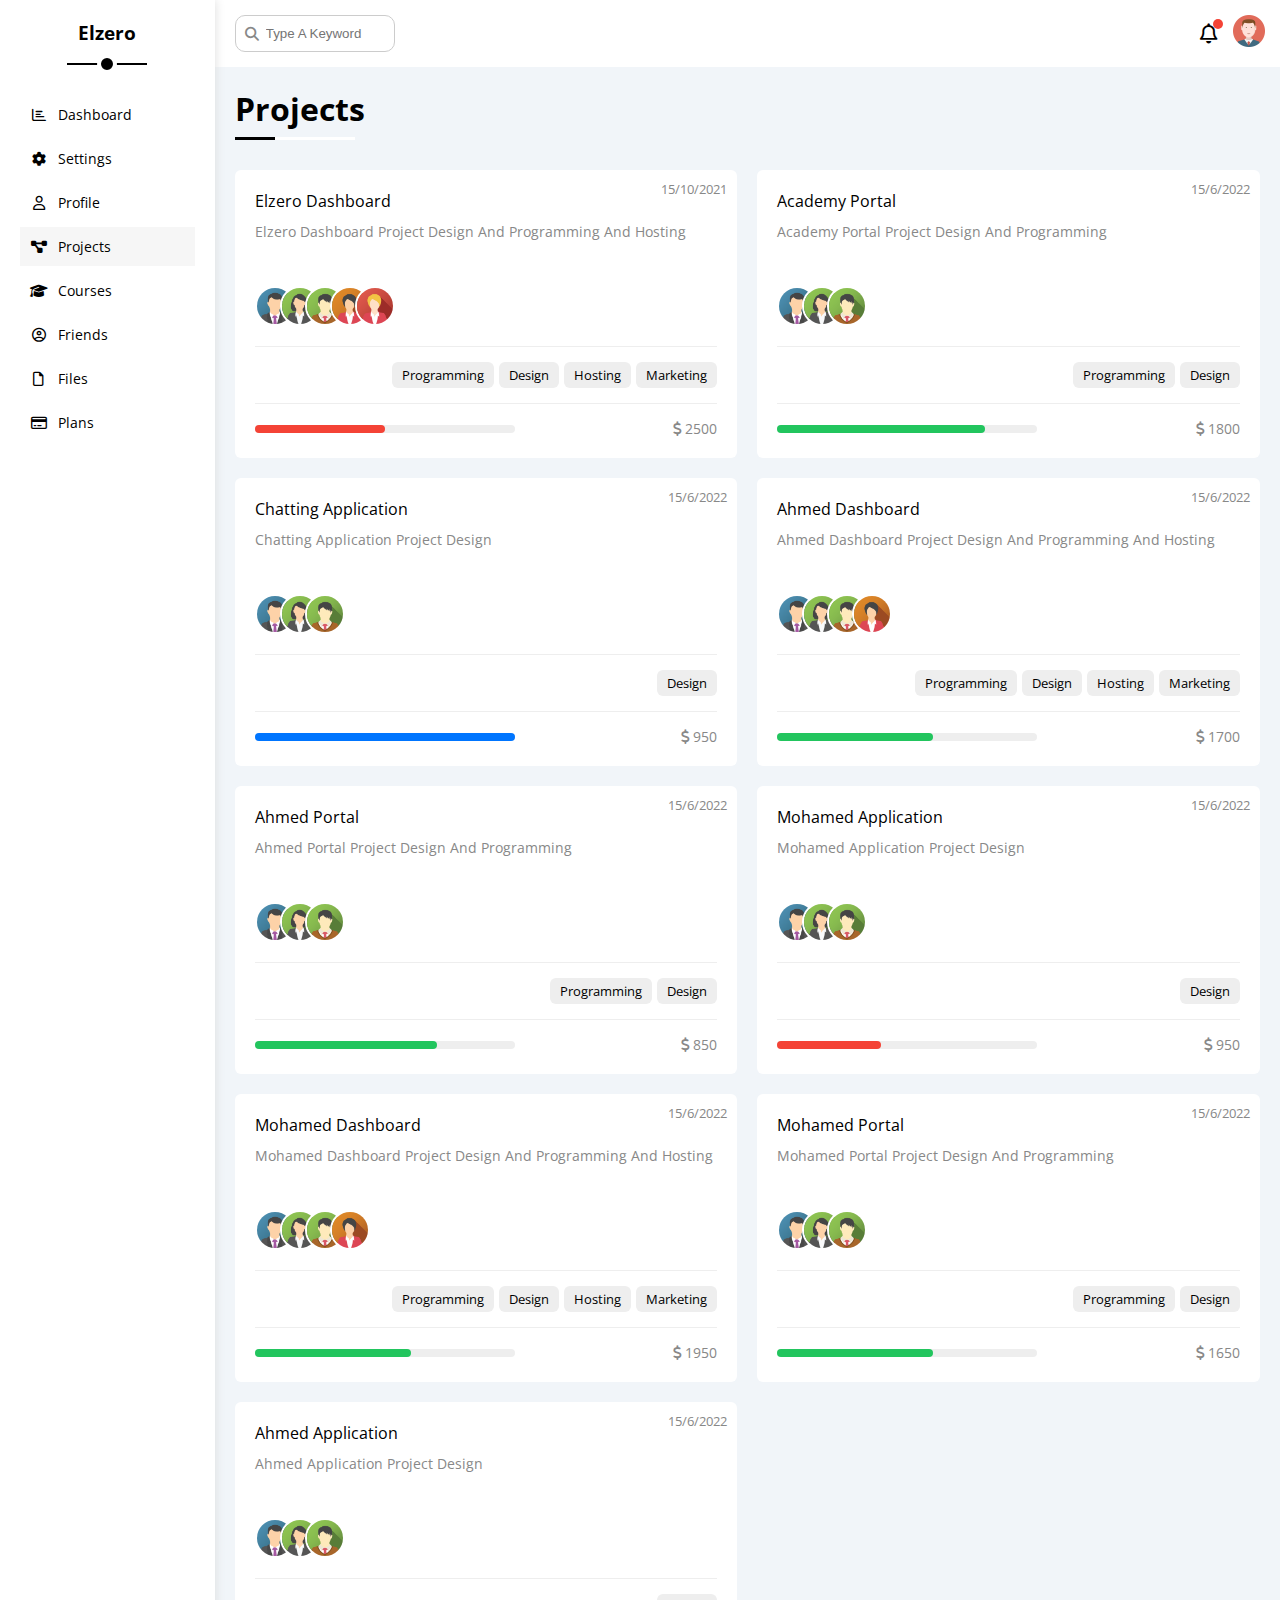
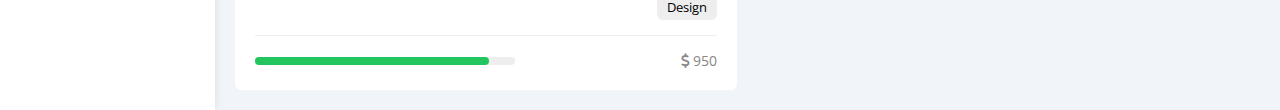
<file: projects.html>
<!DOCTYPE html>
<html lang="en">

<head>
    <meta charset="UTF-8">
    <meta http-equiv="X-UA-Compatible" content="IE=edge">
    <meta name="viewport" content="width=device-width, initial-scale=1.0">
    <title>Projects</title>
    <link rel="stylesheet" href="CSS/all.min.css">
    <link rel="stylesheet" href="CSS/framework.css">
    <link rel="stylesheet" href="CSS/master.css">
    <link rel="preconnect" href="https://fonts.googleapis.com" />
    <link rel="preconnect" href="https://fonts.gstatic.com" crossorigin />
    <link href="https://fonts.googleapis.com/css2?family=Open+Sans:wght@300;500&#038;display=swap" rel="stylesheet" />
</head>
<body>
    <div class="page d-flex">
        <div class="sidebar bg-white p-20 p-relative">
            <h3 class="p-relative txt-c mt-0">Elzero</h3>
            <ul>
                <li>
                    <a href="index.html">
                        <i class="fa-regular fa-chart-bar fa-fw"></i>
                        <span>Dashboard</span>
                    </a>
                </li>
                <li>
                    <a href="settings.html">
                        <i class="fa-solid fa-gear fa-fw"></i></i>
                        <span>Settings</span>
                    </a>
                </li>
                <li>
                    <a href="profile.html">
                        <i class="fa-regular fa-user fa-fw"></i>
                        <span>Profile</span>
                    </a>
                </li>
                <li>
                    <a class="active" href="projects.html">
                        <i class="fa-solid fa-diagram-project fa-fw"></i>
                        <span>Projects</span>
                    </a>
                </li>
                <li>
                    <a href="courses.html">
                        <i class="fa-solid fa-graduation-cap fa-fw"></i>
                        <span>Courses</span>
                    </a>
                </li>
                <li>
                    <a href="friends.html">
                        <i class="fa-regular fa-circle-user fa-fw"></i>
                        <span>Friends</span>
                    </a>
                </li>
                <li>
                    <a href="plans.html">
                        <i class="fa-regular fa-file fa-fw"></i>
                        <span>Files</span>
                    </a>
                </li>
                <li>
                    <a href="index.html">
                        <i class="fa-regular fa-credit-card fa-fw"></i>
                        <span>Plans</span>
                    </a>
                </li>
            </ul>
        </div>
        <div class="content w-full">
            <!-- Start Head -->
            <div class="head bg-white p-15 between-flex">
                <div class="search p-relative">
                    <input type="search" placeholder="Type A Keyword" class="p-10 rad-10">
                </div>
                <div class="icons d-flex align-center">
                    <span class="notifications p-relative">
                        <i class="fa-regular fa-bell fa-lg"></i>
                    </span>
                    <div class="image">
                        <img src="Images/avatar.png" alt="">
                    </div>
                </div>
            </div>
            <!-- End Head -->
            <h1 class="p-relative">Projects</h1>
            <div class="projects-page d-grid gap-20 m-20">
                <div class="project bg-white p-20 rad-6 p-relative">
                    <span class="date fs-13 c-gray">15/10/2021</span>
                    <h4 class="m-0">Elzero Dashboard</h4> 
                    <p class="mt-10 mb-10 c-gray fs-14">Elzero Dashboard Project Design And Programming And Hosting</p>
                    <div class="team">
                         <a href="#">
                             <img src="Images/team-01.png" alt="">
                         </a>
                         <a href="#">
                             <img src="Images/team-02.png" alt="">
                         </a>
                         <a href="#">
                             <img src="Images/team-03.png" alt="">
                         </a>
                         <a href="#">
                             <img src="Images/team-04.png" alt="">
                         </a>
                         <a href="#">
                             <img src="Images/team-05.png" alt="">
                          </a>
                    </div>
                    <div class="do">
                     <span>Programming</span>
                     <span>Design</span>
                     <span>Hosting</span>
                     <span>Marketing</span>
                    </div>
                    <div class="info between-flex">
                         <div class="prog bg-eee">
                             <span class="bg-red" style="width: 50%;"></span>
                         </div>
                         <span class="fs-14 c-gray">
                             <i class="fa-solid fa-dollar-sign"></i>
                             2500
                         </span>
                    </div>
                 </div>
                <div class="project bg-white p-20 rad-6 p-relative">
                   <span class="date fs-13 c-gray">15/6/2022</span>
                   <h4 class="m-0">Academy Portal</h4> 
                   <p class="mt-10 mb-10 c-gray fs-14">Academy Portal Project Design And Programming</p>
                   <div class="team">
                        <a href="#">
                            <img src="Images/team-01.png" alt="">
                        </a>
                        <a href="#">
                            <img src="Images/team-02.png" alt="">
                        </a>
                        <a href="#">
                            <img src="Images/team-03.png" alt="">
                        </a>
                   </div>
                   <div class="do">
                      <span>Programming</span>
                      <span>Design</span>
                   </div>
                   <div class="info between-flex">
                        <div class="prog bg-eee">
                            <span class="bg-green" style="width: 80%;"></span>
                        </div>
                        <span class="fs-14 c-gray">
                            <i class="fa-solid fa-dollar-sign"></i>
                            1800
                        </span>
                   </div>
                </div>
                <div class="project bg-white p-20 rad-6 p-relative">
                   <span class="date fs-13 c-gray">15/6/2022</span>
                   <h4 class="m-0">Chatting Application</h4> 
                   <p class="mt-10 mb-10 c-gray fs-14">Chatting Application Project Design</p>
                   <div class="team">
                        <a href="#">
                            <img src="Images/team-01.png" alt="">
                        </a>
                        <a href="#">
                            <img src="Images/team-02.png" alt="">
                        </a>
                        <a href="#">
                            <img src="Images/team-03.png" alt="">
                        </a>
                   </div>
                   <div class="do">
                      <span>Design</span>
                   </div>
                   <div class="info between-flex">
                        <div class="prog bg-eee">
                            <span class="bg-blue" style="width: 100%;"></span>
                        </div>
                        <span class="fs-14 c-gray">
                            <i class="fa-solid fa-dollar-sign"></i>
                            950
                        </span>
                   </div>
                </div>
                <div class="project bg-white p-20 rad-6 p-relative">
                   <span class="date fs-13 c-gray">15/6/2022</span>
                   <h4 class="m-0">Ahmed Dashboard</h4> 
                   <p class="mt-10 mb-10 c-gray fs-14">Ahmed Dashboard Project Design And Programming And Hosting</p>
                   <div class="team">
                        <a href="#">
                            <img src="Images/team-01.png" alt="">
                        </a>
                        <a href="#">
                            <img src="Images/team-02.png" alt="">
                        </a>
                        <a href="#">
                            <img src="Images/team-03.png" alt="">
                        </a>
                        <a href="#">
                            <img src="Images/team-04.png" alt="">
                        </a>
                   </div>
                   <div class="do">
                      <span>Programming</span>
                      <span>Design</span>
                      <span>Hosting</span>
                      <span>Marketing</span>
                   </div>
                   <div class="info between-flex">
                        <div class="prog bg-eee">
                            <span class="bg-green" style="width: 60%;"></span>
                        </div>
                        <span class="fs-14 c-gray">
                            <i class="fa-solid fa-dollar-sign"></i>
                            1700
                        </span>
                   </div>
                </div>
                <div class="project bg-white p-20 rad-6 p-relative">
                   <span class="date fs-13 c-gray">15/6/2022</span>
                   <h4 class="m-0">Ahmed Portal</h4> 
                   <p class="mt-10 mb-10 c-gray fs-14">Ahmed Portal Project Design And Programming</p>
                   <div class="team">
                        <a href="#">
                            <img src="Images/team-01.png" alt="">
                        </a>
                        <a href="#">
                            <img src="Images/team-02.png" alt="">
                        </a>
                        <a href="#">
                            <img src="Images/team-03.png" alt="">
                        </a>
                   </div>
                   <div class="do">
                      <span>Programming</span>
                      <span>Design</span>
                   </div>
                   <div class="info between-flex">
                        <div class="prog bg-eee">
                            <span class="bg-green" style="width: 70%;"></span>
                        </div>
                        <span class="fs-14 c-gray">
                            <i class="fa-solid fa-dollar-sign"></i>
                            850
                        </span>
                   </div>
                </div>
                <div class="project bg-white p-20 rad-6 p-relative">
                   <span class="date fs-13 c-gray">15/6/2022</span>
                   <h4 class="m-0">Mohamed Application</h4> 
                   <p class="mt-10 mb-10 c-gray fs-14">Mohamed Application Project Design</p>
                   <div class="team">
                        <a href="#">
                            <img src="Images/team-01.png" alt="">
                        </a>
                        <a href="#">
                            <img src="Images/team-02.png" alt="">
                        </a>
                        <a href="#">
                            <img src="Images/team-03.png" alt="">
                        </a>
                   </div>
                   <div class="do">
                      <span>Design</span>
                   </div>
                   <div class="info between-flex">
                        <div class="prog bg-eee">
                            <span class="bg-red" style="width: 40%;"></span>
                        </div>
                        <span class="fs-14 c-gray">
                            <i class="fa-solid fa-dollar-sign"></i>
                            950
                        </span>
                   </div>
                </div>
                <div class="project bg-white p-20 rad-6 p-relative">
                   <span class="date fs-13 c-gray">15/6/2022</span>
                   <h4 class="m-0">Mohamed Dashboard</h4> 
                   <p class="mt-10 mb-10 c-gray fs-14">Mohamed Dashboard Project Design And Programming And Hosting</p>
                   <div class="team">
                        <a href="#">
                            <img src="Images/team-01.png" alt="">
                        </a>
                        <a href="#">
                            <img src="Images/team-02.png" alt="">
                        </a>
                        <a href="#">
                            <img src="Images/team-03.png" alt="">
                        </a>
                        <a href="#">
                            <img src="Images/team-04.png" alt="">
                        </a>
                   </div>
                   <div class="do">
                      <span>Programming</span>
                      <span>Design</span>
                      <span>Hosting</span>
                      <span>Marketing</span>
                   </div>
                   <div class="info between-flex">
                        <div class="prog bg-eee">
                            <span class="bg-green" style="width: 60%;"></span>
                        </div>
                        <span class="fs-14 c-gray">
                            <i class="fa-solid fa-dollar-sign"></i>
                            1950
                        </span>
                   </div>
                </div>
                <div class="project bg-white p-20 rad-6 p-relative">
                   <span class="date fs-13 c-gray">15/6/2022</span>
                   <h4 class="m-0">Mohamed Portal</h4> 
                   <p class="mt-10 mb-10 c-gray fs-14">Mohamed Portal Project Design And Programming</p>
                   <div class="team">
                        <a href="#">
                            <img src="Images/team-01.png" alt="">
                        </a>
                        <a href="#">
                            <img src="Images/team-02.png" alt="">
                        </a>
                        <a href="#">
                            <img src="Images/team-03.png" alt="">
                        </a>
                   </div>
                   <div class="do">
                      <span>Programming</span>
                      <span>Design</span>
                   </div>
                   <div class="info between-flex">
                        <div class="prog bg-eee">
                            <span class="bg-green" style="width: 60%;"></span>
                        </div>
                        <span class="fs-14 c-gray">
                            <i class="fa-solid fa-dollar-sign"></i>
                            1650
                        </span>
                   </div>
                </div>
                <div class="project bg-white p-20 rad-6 p-relative">
                   <span class="date fs-13 c-gray">15/6/2022</span>
                   <h4 class="m-0">Ahmed Application</h4> 
                   <p class="mt-10 mb-10 c-gray fs-14">Ahmed Application Project Design</p>
                   <div class="team">
                        <a href="#">
                            <img src="Images/team-01.png" alt="">
                        </a>
                        <a href="#">
                            <img src="Images/team-02.png" alt="">
                        </a>
                        <a href="#">
                            <img src="Images/team-03.png" alt="">
                        </a>
                   </div>
                   <div class="do">
                      <span>Design</span>
                   </div>
                   <div class="info between-flex">
                        <div class="prog bg-eee">
                            <span class="bg-green" style="width: 90%;"></span>
                        </div>
                        <span class="fs-14 c-gray">
                            <i class="fa-solid fa-dollar-sign"></i>
                            950
                        </span>
                   </div>
                </div>
            </div>
        </div>
    </div>
</body>
</html>
</file>
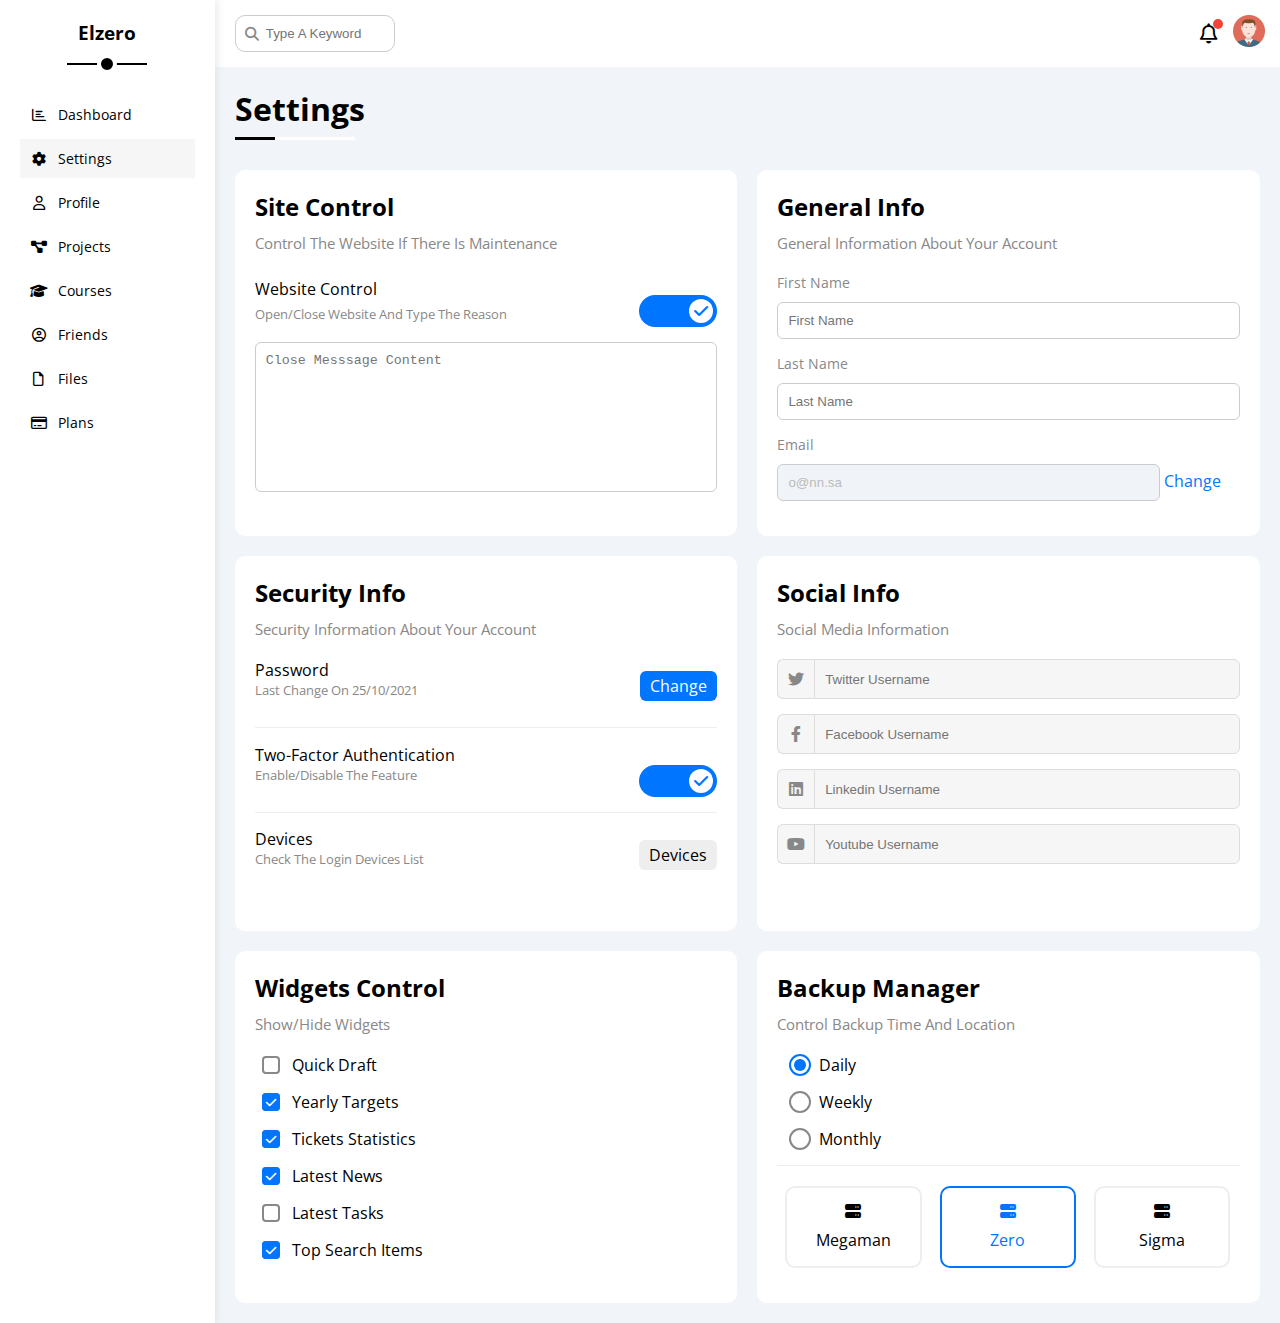
<file: settings.html>
<!DOCTYPE html>
<html lang="en">

<head>
    <meta charset="UTF-8">
    <meta http-equiv="X-UA-Compatible" content="IE=edge">
    <meta name="viewport" content="width=device-width, initial-scale=1.0">
    <title>Settings</title>
    <link rel="stylesheet" href="CSS/all.min.css">
    <link rel="stylesheet" href="CSS/framework.css">
    <link rel="stylesheet" href="CSS/master.css">
    <link rel="preconnect" href="https://fonts.googleapis.com" />
    <link rel="preconnect" href="https://fonts.gstatic.com" crossorigin />
    <link href="https://fonts.googleapis.com/css2?family=Open+Sans:wght@300;500&#038;display=swap" rel="stylesheet" />
</head>

<body>
    <div class="page d-flex">
        <div class="sidebar bg-white p-20 p-relative">
            <h3 class="p-relative txt-c mt-0">Elzero</h3>
            <ul>
                <li>
                    <a href="index.html">
                        <i class="fa-regular fa-chart-bar fa-fw"></i>
                        <span>Dashboard</span>
                    </a>
                </li>
                <li>
                    <a class="active" href="settings.html">
                        <i class="fa-solid fa-gear fa-fw"></i></i>
                        <span>Settings</span>
                    </a>
                </li>
                <li>
                    <a href="profile.html">
                        <i class="fa-regular fa-user fa-fw"></i>
                        <span>Profile</span>
                    </a>
                </li>
                <li>
                    <a href="projects.html">
                        <i class="fa-solid fa-diagram-project fa-fw"></i>
                        <span>Projects</span>
                    </a>
                </li>
                <li>
                    <a href="courses.html">
                        <i class="fa-solid fa-graduation-cap fa-fw"></i>
                        <span>Courses</span>
                    </a>
                </li>
                <li>
                    <a href="friends.html">
                        <i class="fa-regular fa-circle-user fa-fw"></i>
                        <span>Friends</span>
                    </a>
                </li>
                <li>
                    <a href="files.html">
                        <i class="fa-regular fa-file fa-fw"></i>
                        <span>Files</span>
                    </a>
                </li>
                <li>
                    <a href="plans.html">
                        <i class="fa-regular fa-credit-card fa-fw"></i>
                        <span>Plans</span>
                    </a>
                </li>
            </ul>
        </div>
        <div class="content w-full">
            <!-- Start Head -->
            <div class="head bg-white p-15 between-flex">
                <div class="search p-relative">
                    <input type="search" placeholder="Type A Keyword" class="p-10 rad-10">
                </div>
                <div class="icons d-flex align-center">
                    <span class="notifications p-relative">
                        <i class="fa-regular fa-bell fa-lg"></i>
                    </span>
                    <div class="image">
                        <img src="Images/avatar.png" alt="">
                    </div>
                </div>
            </div>
            <!-- End Head -->
            <h1 class="p-relative">Settings</h1>
            <div class="settings-page m-20 d-grid gap-20">
                <!-- Start Settings Box -->
                <div class="p-20 bg-white rad-10">
                    <h2 class="mt-0 mb-10">Site Control</h2>
                    <p class="mt-0 mb-20 c-gray fs-15">Control The Website If There Is Maintenance</p>
                    <div class="mb-15 between-flex">
                        <div>
                            <span>Website Control</span>
                            <p class="c-gray mt-5 mb-0 fs-13">Open/Close Website And Type The Reason</p>
                        </div>
                        <div>
                            <label>
                                <input class="toggle-checkbox" type="checkbox" checked>
                                <div class="toggle-switch"></div>
                            </label>
                        </div>
                    </div>
                    <textarea class="close-message p-10 rad-6 w-full border-ccc" placeholder="Close Messsage Content"></textarea>
                </div>
                <!-- End Settings Box -->
                <!-- Start Settings Box -->
                <div class="p-20 bg-white rad-10">
                    <h2 class="mt-0 mb-10">General Info</h2>
                    <p class="mt-0 mb-20 c-gray fs-15">General Information About Your Account</p>
                    <div class="mb-15">
                        <label class="fs-14 c-gray d-block mb-10">First Name</label>
                        <input class="w-full p-10 rad-6 d-block border-ccc" type="text" placeholder="First Name">
                    </div>
                    <div class="mb-15">
                        <label class="fs-14 c-gray d-block mb-10">Last Name</label>
                        <input class="w-full p-10 rad-6 d-block border-ccc" type="text" placeholder="Last Name">
                    </div>
                    <div class="mb-15">
                        <label class="fs-14 c-gray d-block mb-10">Email</label>
                        <input class="w-full p-10 rad-6 d-block border-ccc email" type="email" value="o@nn.sa" disabled>
                        <a class="c-blue" href="#">Change</a>
                    </div>
                </div>
                <!-- End Settings Box -->
                <!-- Start Settings Box -->
                <div class="p-20 bg-white rad-10">
                    <h2 class="mt-0 mb-10">Security Info</h2>
                    <p class="mt-0 mb-20 c-gray fs-15">Security Information About Your Account</p>
                    <div class="sec-box between-flex mb-15 pb-15 border-b-eee">
                        <div>
                            <span>Password</span>
                            <p class="fs-13 c-gray mt-0">Last Change On 25/10/2021</p>
                        </div>
                        <a class="bg-blue c-white btn-shape" href="#">Change</a>
                    </div>
                    <div class="sec-box between-flex mb-15 pb-15 border-b-eee">
                        <div>
                            <span>Two-Factor Authentication</span>
                            <p class="fs-13 c-gray mt-0">Enable/Disable The Feature</p>
                        </div>
                        <label>
                            <input class="toggle-checkbox" type="checkbox" checked>
                            <div class="toggle-switch"></div>
                        </label>
                    </div>
                    <div class="sec-box between-flex mb-15 pb-15">
                        <div>
                            <span>Devices</span>
                            <p class="fs-13 c-gray mt-0">Check The Login Devices List</p>
                        </div>
                        <a class="bg-eee c-black btn-shape" href="#">Devices</a>
                    </div>
                </div>
                <!-- End Settings Box -->
                <!-- Start Setting Box -->
                <div class="social-boxs p-20 bg-white rad-10">
                    <h2 class="mt-0 mb-10">Social Info</h2>
                    <p class="mt-0 mb-20 c-gray fs-15">Social Media Information</p>
                    <div class="d-flex align-center mb-15">
                        <i class="fa-brands fa-twitter center-flex c-gray"></i>
                        <input class="w-full pl-10" type="text" placeholder="Twitter Username">
                    </div>
                    <div class="d-flex align-center mb-15">
                        <i class="fa-brands fa-facebook-f center-flex c-gray"></i>
                        <input class="w-full pl-10" type="text" placeholder="Facebook Username">
                    </div>
                    <div class="d-flex align-center mb-15">
                        <i class="fa-brands fa-linkedin center-flex c-gray"></i>
                        <input class="w-full pl-10" type="text" placeholder="Linkedin Username">
                    </div>
                    <div class="d-flex align-center mb-15">
                        <i class="fa-brands fa-youtube center-flex c-gray"></i>
                        <input class="w-full pl-10" type="text" placeholder="Youtube Username">
                    </div>
                </div>
                <!-- End Setting Box -->
                <!-- Start Setting Box -->
                <div class="widgets-control p-20 bg-white rad-10">
                    <h2 class="mt-0 mb-10">Widgets Control</h2>
                    <p class="mt-0 mb-20 c-gray fs-15">Show/Hide Widgets</p>
                    <div class="control d-flex align-center mb-15">
                        <input type="checkbox" id="one">
                        <label for="one">Quick Draft</label>
                    </div>
                    <div class="control d-flex align-center mb-15">
                        <input type="checkbox" id="two" checked>
                        <label for="two">Yearly Targets</label>
                    </div>
                    <div class="control d-flex align-center mb-15">
                        <input type="checkbox" id="three" checked>
                        <label for="three">Tickets Statistics</label>
                    </div>
                    <div class="control d-flex align-center mb-15">
                        <input type="checkbox" id="four" checked>
                        <label for="four">Latest News</label>
                    </div>
                    <div class="control d-flex align-center mb-15">
                        <input type="checkbox" id="five">
                        <label for="five">Latest Tasks</label>
                    </div>
                    <div class="control d-flex align-center mb-15">
                        <input type="checkbox" id="six" checked>
                        <label for="six">Top Search Items</label>
                    </div>
                </div>
                <!-- End Setting Box -->
                <!-- Start Settings Box -->
                <div class="backup p-20 bg-white rad-10"">
                    <h2 class="mt-0 mb-10">Backup Manager</h2>
                    <p class="mt-0 mb-20 c-gray fs-15">Control Backup Time And Location</p>
                    <div class="date mb-15">
                        <input type="radio" name="time" id="daily" checked>
                        <label for="daily">Daily</label>
                    </div>
                    <div class="date mb-15">
                        <input type="radio" name="time" id="weekly">
                        <label for="weekly">Weekly</label>
                    </div>
                    <div class="date mb-15">
                        <input type="radio" name="time" id="monthly">
                        <label for="monthly">Monthly</label>
                    </div>
                    <div class="servers d-flex align-center txt-c pt-20 border-t-eee">
                        <input type="radio" name="servers" id="server-one">
                        <div class="server mb-15 rad-10 w-full">
                            <label class="d-block m-15" for="server-one">
                                <i class="fa-solid fa-server d-block mb-10"></i>
                                Megaman
                            </label>
                        </div>
                        <input type="radio" name="servers" id="server-two" checked>
                        <div class="server mb-15 rad-10 w-full">
                            <label class="d-block m-15" for="server-two">
                                <i class="fa-solid fa-server d-block mb-10"></i>
                                Zero
                            </label>
                        </div>
                        <input type="radio" name="servers" id="server-three">
                        <div class="server mb-15 rad-10 w-full">
                            <label class="d-block m-15" for="server-three">
                                <i class="fa-solid fa-server d-block mb-10"></i>
                                Sigma
                            </label>
                        </div>
                    </div>
                </div>
                <!-- End Settings Box -->
            </div>
        </div>
    </div>
</body>

</html>
</file>
<file: CSS/framework.css>
/* Start Box */
.d-flex {
   display: flex; 
}
.align-center {
    align-items: center;
}
.justify-between {
    justify-content: space-between;
}
.space-between {
    justify-content: space-between;
}
.f-wrap {
    flex-wrap: wrap;
}
.d-grid {
    display: grid;
}
.gap-20 {
    gap: 20px;
}
.d-block {
    display: block;
}
.w-full {
    width: 100%;
}
.w-fit {
    width: fit-content;
}
.w-100 {
    width: 100px;
}
.h-full {
    height: 100%;
}
@media (max-width: 767px) {
.block-mobile {
        display: block;
    }
}
@media (max-width: 767px) {
.hide-mobile {
        display: none;
    }
}
/* End Box */
/* Start Padding + margin  */
.p-10 {
    padding: 10px;
}
.p-15 {
    padding: 15px;
}
.p-20 {
    padding: 20px;
}
.pt-10 {
    padding-top: 10px;
}
.pt-15 {
    padding-top: 15px;
}
.pt-20 {
    padding-top: 20px;
}
.pb-10 {
    padding-bottom: 10px;
}
.pb-15 {
    padding-bottom: 15px;
}
.pb-20 {
    padding-bottom: 20px;
}
.pl-10 {
    padding-left: 10px;
}
.pl-15 {
    padding-left: 15px;
}
.m-0 {
    margin: 0;
}
.m-15 {
    margin: 15px;
}
.m-20 {
    margin: 20px;
}
.mt-0 {
    margin-top: 0;
}
.mt-5 {
    margin-top: 5px;
}
.mt-10 {
    margin-top: 10px;
}
.mt-15 {
    margin-top: 15px;
}
.mt-20 {
    margin-top: 20px;
}
.mt-25 {
    margin-top: 25px;
}
.mr-10 {
    margin-right: 10px;
}
.mr-15 {
    margin-right: 15px;
}
.mb-0 {
    margin-bottom: 0;
}
.mb-5 {
    margin-bottom: 5px;
}
.mb-10 {
    margin-bottom: 10px;
}
.mb-15 {
    margin-bottom: 15px;
}
.mb-20 {
    margin-bottom: 20px;
}
.ml-auto {
    margin-left: auto;
}
/* End Padding + margin  */
/* Start Color */
.bg-white {
    background-color: white;
}
.bg-eee {
    background-color: #eee;
}
.bg-blue {
    background-color: #0075ff ;
}
.bg-orange {
    background-color: #f59e0b;
}
.bg-green {
    background-color: #22c55e;
}
.bg-red {
    background-color: #f44336;
}
.bg-gray {
    background-color: #888;
}
.c-black {
    color: black;
}
.c-white {
    color: white;
}
.c-gray {
    color: #888;
}
.c-blue {
    color: #0075ff;
}
.c-green {
    color: #22c55e;
}
.c-orange {
    color: #f59e0b;
}
.c-red {
    color: red;
}
/* End Color */
/* Start Position */
.p-relative {
    position: relative;
}
/* End Position */
/* Start Font */
.txt-c {
    text-align: center;
}
.fs-13 {
    font-size: 13px;
}
.fs-14 {
    font-size: 14px;
}
.fs-15 {
    font-size: 15px;
}
.fs-25 {
    font-size: 25px;
}
.fw-bold {
    font-weight: bold;
}
@media (max-width: 767px) {
    .txt-c-mobile {
        text-align: center;
    } 
}
/* End Font */
/* Start Border */
.rad-6 {
    border-radius: 6px;
}
.rad-10 {
    border-radius: 10px;
}
.rad-half {
    border-radius: 50%;
}
.border-ccc {
    border: 1px solid #ccc;
}
.border-eee {
    border: 1px solid #eee;
}
.border-t-eee {
    border-top: 1px solid #eee;
}
.border-b-eee {
    border-bottom: 1px solid #eee;
}
.b-none {
    border-style: none;
}
/* End Border */
/* Start Components */
.between-flex {
    display: flex;
    align-items: center;
    justify-content: space-between;
}
.center-flex {
    display: flex;
    align-items: center;
    justify-content: center;
}
.btn-shape {
    padding: 4px 10px;
    border-radius: 6px;
}
/* End Components */
</file>
<file: CSS/master.css>
:root {
    --blue-color:#0075ff;
    --blue-alt-color:#0d69d5;
    --orange-color:#f59e0b;
    ---green-color:#22c55e;
    --red-color:#f44336;
    --grey-color:#888;
}
* {
    box-sizing: border-box;
}
body {
    font-family: "open Sans", sans-serif;
    margin: 0;
}
*:focus {
    outline: none;
}
a {
    text-decoration: none;
}
ul {
    list-style: none;
    padding: 0;
}
::-webkit-scrollbar {
    width: 15px;
}
::-webkit-scrollbar-track {
    background-color: white;
}
::-webkit-scrollbar-thumb {
    background-color: var(--blue-color);
}
::-webkit-scrollbar-thumb:hover {
    background-color: var(--blue-alt-color);
}
.page {
    background-color: #f1f5f9;
    min-height: 100vh;
}
/* Start Sidebar */
.sidebar {
    width: 250px;
    box-shadow: 0 0 10px #ddd;
}
.sidebar > h3 {
    margin-bottom: 50px;
}
@media ( min-width :768px) {
    .sidebar > h3::before{
        content: "";
        position: absolute;
        width: 80px;
        height: 2px;
        background-color: black;
        bottom: -20px;
        left: 50%;
        transform: translateX(-50%);
    }
    .sidebar > h3::after{
        content: "";
        position: absolute;
        width: 12px;
        height: 12px;
        border-radius: 50%;
        background-color: black;
        bottom: -29px;
        left: 50%;
        transform: translateX(-50%);
        border: 4px solid white;
    }
}
 .sidebar ul li a {
    display: flex;
    align-items: center;
    color: black;
    font-size: 14px;
    padding: 10px;
    transition: 0.3s;
    margin-bottom: 5px;
}
.sidebar ul li a:hover,
.sidebar ul li a.active {
    background-color: #f6f6f6;
}
.sidebar ul li a span {
   margin-left: 10px;
}
@media (max-width: 767px) {
    .sidebar {
        width: 58px;
        padding: 10px;
    }
    .sidebar > h3 {
        font-size: 13px;
        margin-bottom: 15px;
    }
    .sidebar ul li a span {
        display: none;
    }
}
/* End Sidebar */
.content {
   overflow: hidden;
}
/* Start Head */
.content .head .search::before {
    font-family: var(--fa-style-family-classic);
    content: "\f002";
    font-weight: 900;
    position: absolute;
    left: 15px;
    top: 50%;
    transform: translateY(-50%);
    font-size: 14px;
    color: var(--grey-color);
}
.content .head .search input {
    border: 1px solid #ccc;
    margin-left: 5px;
    padding-left: 30px;
    width: 160px;
    transition: 0.3s;
}
.content .head .search input:focus {
    width: 200px;
}
.content .head .search input:focus::placeholder{
    color: transparent;
}
.content .head .icons .notifications:after{
    content: "";
    position: absolute;
    width: 10px;
    height: 10px;
    border-radius: 50%;
    background-color: var(--red-color);
    right: -5px;
    top: -4px;
}
.content .head .image img {
    width: 32px;
    margin-left: 15px;
}
/* End Head*/
.page h1 {
    margin: 20px 20px 40px;
}
.page h1::before,
.page h1::after {
    content: " ";
    height: 3px;
    position: absolute;
    bottom: -10px;
    left: 0;
}
.page h1::before {
    background-color: white;
    width: 120px;
}
.page h1::after {
    background-color: black;
    width: 40px;
}
.page .wrapper {
    grid-template-columns: repeat(auto-fill, minmax(450px, 1fr));
    margin-left: 20px;
    margin-right: 20px;
    margin-bottom: 20px;
}
@media (max-width: 767px) {
    .page .wrapper {
        grid-template-columns:  minmax(200px, 1fr);
        margin-left: 10px;
        margin-right: 10px;
        gap: 10px; 
    }
}
/* Start Welcome Widget*/
.welcome {
    overflow: hidden;
}
.welcome .intro img {
    width: 200px;
    margin-bottom: -10px;
}
.welcome .avater {
    width: 64px;
    border: 4px solid white;
    border-radius: 50%;
    padding: 2px;
    box-shadow: 0 0 5px #ddd;
    margin-left: 20px;
    margin-top: -32px;
}
@media (max-width: 767px) {
    .welcome .avater {
        margin-left: 0;
    }
}
@media(max-width: 767px) {
    .wrapper .welcome .box {
        flex-direction: column;
    }
}
.welcome .box div {
    flex: 1;
}
@media(max-width: 767px) {
    .welcome .box div:not(:last-child) {
      margin-bottom: 20px;
     }
    }
.welcome .visit {
    margin: 0 15px 15px auto;
    transition: 0.3s;
}
.welcome .visit:hover{
    background-color: var(--blue-alt-color);
}
/* End Welcome Widget*/
/* Start Quick Draft */
.quick-draft form textarea {
    min-height: 180px;
    resize: none;
}
.quick-draft .save {
    transition: 0.3s;
    cursor: pointer;
}
/* End Quick Draft */
/* Start Targets */
.targets .target-row .icon{
    width: 80px;
    height: 80px;
}
.targets .target-row .money{
    background-color: rgb(0 117 255 / 20%);
    color: var(--blue-color);   
}
.targets .target-row .projects{
    background-color: rgb(245 158 11 / 20%);
    color: var(--orange-color); 
}
.targets .target-row .team{
    background-color: rgb(34 197 94 / 20%);
    color: var(---green-color);
}
.targets .details {
    flex: 1;
}
.targets .details .progress {
    height: 4px;
}
.blue .details .progress {
    background-color: rgb(34 197 94 / 20%);
}
.orange .details .progress {
    background-color: rgb(245 158 11 / 20%) ;
}
.green .details .progress{
    background-color: rgb(34 197 94 / 20%);
}
.targets .details .progress > span {
    position: absolute;
    left: 0;
    top: 0;
    height: 100%;
}
.targets .details .progress > span span{
    position: absolute;
    bottom: 16px;
    right: -16px;
    color: white;
    padding: 2px 5px;
}
.targets .details .progress > span span::after{
    content: "";
    border-color: transparent;
    border-width: 5px;
    border-style: solid;
    position: absolute;
    bottom: -10px;
    left: 50%;
    transform: translateX(-50%);
}
.targets .details .progress > .blue span::after {
    border-top-color: var(--blue-color) ;
}
.targets .details .progress > .orange span::after {
    border-top-color: var(--orange-color) ;
}
.targets .details .progress > .green span::after {
    border-top-color: var(---green-color) ;
}
/* End Targets */
/* Start Tickets */
.tickets .box {
    width: calc(50% - 10px);
}
@media (max-width: 767px) {
    .tickets .box {
        width: 100%;
    }
}
/* End Tickets */
/* Start Latest News */
@media (max-width: 767px) {
    .news .news-row {
        flex-direction: column;
        text-align: center;
    }
}
@media (max-width: 767px) {
    .news .news-row img{
        margin-bottom: 10px;
    }
}
.news .news-row .info {
    flex-grow: 1;
}
.news .news-row .info h3 {
    margin: 0 0 6px;
    font-size: 16px;
}
@media (max-width: 767px) {
    .news .news-row .label {
        margin: 10px auto;
    }
}
/* End Latest News */
/* Start latest Tasks */
.tasks .task-row i {
    transition: 0.3s;
}
.tasks .task-row i:hover {
    color: red;
}
.tasks .done {
   opacity: 0.3;
}
/* End latest Tasks */
/* Start Latest Upload */
.uploads .upload-row img{
    width: 40px;
    margin-right: 10px;
}
.uploads .upload-row span{
    display: block;
}
/* End Latest Upload */
/* Start Last Project Progress */
.last-project ul::before {
    content: "";
    position: absolute;
    left: 11px;
    width: 2px;
    height: 100%;
    background-color: var(--blue-color); 
}
.last-project ul li::before {
    content: "";
    width: 20px;
    height: 20px;
    border-radius: 50%;
    display: block;
    background-color: white;
    border: 2px solid white;
    outline: 2px solid var(--blue-color);
    margin-right: 15px;
    z-index: 1;
}
.last-project ul li.done::before {
    background-color:  var(--blue-color);
}
.last-project ul li.current::before {
    animation: change-color 0.8s infinite alternate;
}
.last-project .launch-icon {
    position: absolute;
    width: 160px;
    right: 0;
    bottom: 0;
    opacity: 0.2;
}
/* End Last Project Progress */
/* Start Reminders */
.reminders .reminder-row .blue{
  border-left: 2px solid var(--blue-color);
}
.reminders .reminder-row .green{
  border-left: 2px solid var(---green-color);
}
.reminders .reminder-row .orange{
  border-left: 2px solid var(--orange-color);
}
.reminders .reminder-row .red{
  border-left: 2px solid var(--red-color);
}
.reminders .reminder-row .key{
    width: 15px;
    height: 15px;
}
/* End Reminders */
/* Start Latest-post */
.latest-post img{
    width: 48px;
}
.latest-post .post-content {
    line-height: 1.8;
    text-transform: capitalize;
    min-height: 140px;
}
/* End Latest-post */
/* Start Social Media Stats */
.social-media .box {
    padding-left: 70px;
}
.social-media .box i {
   position: absolute;
   left: 0;
   top: 0;
   width: 52px;
   transition: 0.3s;
}
.social-media .box i:hover {
  transform: rotate(5deg);
}
.social-media .twitter {
   background-color: rgb(29 161 242 / 20%);
   color: #1da1f2;
}
.social-media .twitter i,
.social-media .twitter a {
    background-color: #1da1f2;
}
.social-media .facebook {
    background-color: rgb(24 119 242 / 20%);
    color: #1da1f2;
}
.social-media .facebook i,
.social-media .facebook a {
    background-color: #1877f2
}
.social-media .youtube {
    background-color: rgb(255 0 0 / 20%);
    color: #ff0000;
}
.social-media .youtube i,
.social-media .youtube a {
    background-color: #ff0000;
}
.social-media .linkedin {
    background-color: rgb(0 119 181 / 20%);
    color: #0077b5;
}
.social-media .linkedin i, 
.social-media .linkedin a {
    background-color: #0077b5;
}
/* End Social Media Stats */
/* Start Projects Table*/
.projects .responsive-table {
    overflow-x: auto;
}
.projects table {
    min-width: 1000px;
    border-spacing: 0;
}
.projects thead td{
    background-color: #eee;
    font-weight: bold;
}
.projects table td {
    padding: 15px;
}
.projects tbody td {
    border-bottom: 1px solid #eee;
    border-left: 1px solid #eee;
    transition: 0.3s;
}
.projects tbody tr td:last-child{
    border-right: 1px solid #eee;
}
.projects tbody tr:hover td {
    background-color: #faf7f7;
}
.projects table img {
    width: 32px;
    height: 32px;
    border-radius: 50%;
    padding: 2px;
    background-color: white;
}
.projects table img:not(:first-child) {
    margin-left: -20px;
}
/* End Projects Table*/
/* Start Settings page */
.toggle-checkbox {
    -webkit-appearance: none;
    appearance: none;
}
.toggle-switch {
    background-color: #ccc;
    width: 78px;
    height: 32px;
    border-radius: 16px;
    position: relative;
    transition: 0.3s;
    cursor: pointer;
}
.toggle-switch::before{
    font-family: var(--fa-style-family-classic);
    content:  "\f00d";
    font-weight: 900;
    background-color: white;
    width: 24px;
    height: 24px;
    position: absolute;
    border-radius: 50%;
    top: 4px;
    left: 4px;
    display: flex;
    justify-content: center;
    align-items: center;
    color: #aaa;
    transition: 0.3s;
}
.toggle-checkbox:checked + .toggle-switch{
    background-color: var(--blue-color);
}
.toggle-checkbox:checked + .toggle-switch::before{
    content: "\f00c";
    left: 50px;
    color: var(--blue-color);
}
/* Start Settings Box */
.settings-page {
    grid-template-columns: repeat(auto-fill, minmax(500px, 1fr));
}
@media (max-width: 767px) {
    .settings-page {
        grid-template-columns: minmax(100px, 1fr);
        margin-left: 10px;
        margin-right: 10px;
        gap: 10px;
    }
}
.settings-page .close-message {
    min-height: 150px;
    resize: none;
}
/* End Settings Box */
/* Start Settings Box */
.settings-page :disabled {
    cursor: no-drop;
    background-color: #f0f4f8;
    color: #bbb;
}
.settings-page .email {
    display: inline-flex;
    width: calc(100% - 80px);
}
/* End Settings Box */
/* Start Settings Box */
.settings-page .social-boxs i {
    width: 40px;
    height: 40px;
    background-color: #f6f6f6;
    border: 1px solid #ddd;
    border-right: none;
    border-radius: 6px 0 0 6px;
    transition: 0.3s;
}
.settings-page .social-boxs input {
    height: 40px;
    background-color: #f6f6f6;
    border: 1px solid #ddd;
    border-radius:0 6px 6px 0;
}
.settings-page .social-boxs > div:focus-within i {
    color: black;
}
/* End Settings Box */
/* Start Settings Box */
.widgets-control .control input[type="checkbox"] {
    -webkit-appearance: none;
    appearance: none;
}
.widgets-control .control label {
    padding-left: 30px;
    cursor: pointer;
    position: relative;
}
.widgets-control .control label::before {
    content: " ";
    width: 14px;
    height: 14px;
    border: 2px solid var(--grey-color);
}
.widgets-control .control label:hover::before {
    border-color: var(--blue-alt-color);
}
.widgets-control .control label::after {
    font-family: var(--fa-style-family-classic);
    content: "\f00c";
    font-weight: 900;
    background-color: var(--blue-color);
    color: white;
    font-size: 12px;
    width: 18px;
    height: 18px;
    display: flex;
    align-items: center;
    justify-content: center;
    transform: scale(0) rotate(360deg);
    transition: 0.3s;
}
.widgets-control .control input[type="checkbox"]:checked +label::after {
    transform: scale(1);
}
.widgets-control .control label::before,
.widgets-control .control label::after {
    position: absolute;
    left: 0;
    top: 50%;
    margin-top: -9px;
    border-radius: 4px;
}
/* End Settings Box */
/* Start Settings Box */
.backup .date input[type="radio"] {
    -webkit-appearance: none;
    appearance: none;
}
.backup .date label {
    padding-left: 30px;
    cursor: pointer;
    position: relative;
}
.backup .date label::before {
    content: " ";
    position: absolute;
    top: 50%;
    left: 0;
    margin-top: -11px;
    width: 18px;
    height: 18px;
    border-radius: 50%;
    border: 2px solid var(--grey-color);
}
.backup .date label:hover::before {
    border-color: var(--blue-alt-color);
}
.backup .date label::after {
    content: "";
    position: absolute;
    top: 5px;
    left: 5px;
    background-color: var(--blue-color);
    width: 12px;
    height: 12px;
    border-radius: 50%;
    transform: scale(0);
    transition: 0.3s;
}
.backup .date input[type="radio"]:checked +label::after {
    transform: scale(1);
}
.backup .date input[type="radio"]:checked + label::before {
    border-color: var(--blue-color);
}
.backup .servers input[type="radio"] {
    -webkit-appearance: none;
    appearance: none;
}
.backup .servers .server{
    border: 2px solid #eee;
    position: relative;
    margin-right: 10px;
}
@media (max-width: 767px) {
    .backup .servers {
        flex-direction: column;
    }
}
.backup .servers .server label {
    cursor: pointer;
}
.backup .servers input[type="radio"]:checked + .server {
    color: var(--blue-color);
    border-color: var(--blue-color) ;
}
/* End Settings Box */
/* End Settings page*/
/* Start Profile Page */
/* Start Overview */
@media (max-width: 767px) {
    .profile-page .overview {
        flex-direction: column;
    }
}
.overview .avatar-box {
    width: 300px;
    border-right: 1px solid #eee;
}
@media (max-width: 767px) {
    .overview .avatar-box {
        border-right: none;
    }
}
.overview .avatar-box img {
    width: 120px;
}
.overview .avatar-box .level {
    height: 6px;
    overflow: hidden;
    width: 70%;
    margin: auto;
}
.overview .avatar-box .level span{
    position: absolute;
    left: 0;
    top: 0;
}
.profile-page .info-box .box {
    flex-wrap: wrap;
    transition: 0.3s;
}
.profile-page .info-box .box:hover{
    background-color: #f9f9f9;
}
.profile-page .info-box .box h4 {
    font-weight: normal;
}
.profile-page .info-box .box > div {
    min-width: 250px;
    padding: 10px 0 0;
}
.profile-page .info-box .toggle-switch {
    height: 20px;
}
@media (max-width: 767px) {
    .profile-page .info-box .toggle-switch {
        margin: auto;
    }
}
.profile-page .info-box .toggle-checkbox:checked + .toggle-switch::before {
    left: 62px;
}
.profile-page .info-box .toggle-switch::before {
    width: 12px;
    height: 12px;
    font-size: 8px;
}
/* End Overview */
/* Start Other Data */
@media (max-width: 767px){
    .profile-page .other-data {
        flex-direction: column;
    }
}
.skills-card{
    flex-grow: 1;
}
.skills-card li {
   padding: 15px 0;
}
.skills-card li:not(:last-child) {
    border-bottom: 1px solid #eee;
}
.skills-card span {
    background-color: #eee;
    padding: 4px 10px;
    border-radius: 6px;
    display: inline-block;
    margin-bottom: 5px;
    font-size: 14px;
}
.profile-page .activities {
    flex-grow: 2;
}
.profile-page .activity img{
    width: 64px;
    height: 64px;
    margin-right: 10px;
}
@media (min-width: 768px) {
    .profile-page .activity .date {
        margin-left: auto;
        text-align: center;
    }
}
@media (max-width: 767px) {
    .profile-page .activity {
        flex-direction: column;
    }
}
@media (max-width: 767px) {
    .profile-page .activity img {
        margin-right: 0;
        margin-bottom: 15px;
    }
}
@media (max-width: 767px) {
    .profile-page .activity .date{
        margin-top: 15px;
    }
}
/* End Other Data */
/* End Profile Page */
/* Start Projects Page */
.projects-page {
    grid-template-columns: repeat(auto-fill, minmax(450px, 1fr));
}
@media (max-width: 767px){
.projects-page {
    grid-template-columns: minmax(200px, 1fr);
    margin-left: 10px;
    margin-right: 10px;
    gap: 10px;
}
}
.projects-page .project .date {
    position: absolute;
    right: 10px;
    top: 10px;
}
.projects-page .project h4 {
    font-weight: normal;
}
.projects-page .project .team {
    position: relative;
    min-height: 80px;
}
.projects-page .project .team a{
    position: absolute;
    left: 0;
    bottom: 0;
}
.projects-page .project .team img {
    width: 40px;
    height: 40px;
    border-radius: 50%;
    border: 2px solid white;
}
.projects-page .project .team a:nth-child(2) {
    left: 25px;
}
.projects-page .project .team a:nth-child(3) {
    left: 50px;
}
.projects-page .project .team a:nth-child(4) {
    left: 75px;
}
.projects-page .project .team a:nth-child(5) {
    left: 100px;
}
.projects-page .project .team a:hover {
    z-index: 10;
}
.projects-page .project .do {
    display: flex;
    justify-content: flex-end;
    padding-top: 15px;
    margin-top: 15px;
    border-top: 1px solid #eee;
}
.projects-page .project .do span{
    font-size: 13px;
    padding: 4px 10px;
    background-color: #eee;
    border-radius: 6px;
    margin-left: 5px;
}
@media (max-width: 767px) {
    .projects-page .project .do {
        flex-direction: column;
    }
    .projects-page .project .do span {
        display: block;
        width: fit-content;
        margin-bottom: 10px;
    }
}
.projects-page .project .info {
    padding-top: 15px;
    margin-top: 15px;
    border-top: 1px solid #eee;
}
.projects-page .info .prog {
    height: 8px;
    width: 260px;
    border-radius: 6px;
    position: relative;
}
.projects-page .info .prog span{
    position: absolute;
    height: 100%;
    border-radius: 6px;
    left: 0;
    top: 0;
}
@media (max-width: 767px) {
    .projects-page .project .info {
        flex-direction: column;
    }
    .projects-page .info .prog {
        margin-bottom: 15px;
    }
}
/* End Projects Page */
/* Start Courses Page */
.courses-page {
    grid-template-columns: repeat(auto-fill, minmax(300px, 1fr));
}
@media (max-width: 767px) {
    .courses-page {
        grid-template-columns: repeat(auto-fill, minmax(200px, 1fr));
        margin-left: 10px;
        margin-right: 10px;
        gap: 10px;
    } 
}
.courses-page .course {
    overflow: hidden;
}
.courses-page .course .cover{
    max-width: 100%;
}
.courses-page .course .instructor{
    position: absolute;
    width: 64px;
    height: 64px;
    border: 2px solid white;
    top: 20px;
    left: 20px;
}
.courses-page .course .info .title {
    position: absolute;
    top: -13px;
    left: 50%;
    transform: translateX(-50%);
}
/* End Courses Page */
/* Start Friends Page */
.friends-page {
    grid-template-columns: repeat(auto-fill, minmax(300px, 1fr));
}
@media (max-width: 767px) {
    .friends-page {
        grid-template-columns: minmax(200px, 1fr);
        margin-left: 10px;
        margin-right: 10px;
        gap: 10px;
    }
}
.friends-page .friend .contact i {
    padding: 10px;
    font-size: 13px;
    border-radius: 50%;
    background-color: rgb(238, 238, 238);
    color: rgb(102, 102, 102);
    cursor: pointer;
    transition: 0.3s;
}
.friends-page .friend .contact i:hover {
    background-color: var(--blue-alt-color);
    color: white;
}
.friends-page .friend img {
    width: 100px;
    height: 100px;
    border-radius: 50%;
}
.friends-page .friend .icons {
    margin-top: 15px;
    margin-bottom: 15px;
    padding-top: 15px;
    padding-bottom: 15px;
    border-top: 1px solid #eee;
    border-bottom: 1px solid #eee;
}
.friends-page .friend .icons i {
    margin-right: 5px;
}
.friends-page .friend .icons .vip {
    position: absolute;
    right: 0;
    top: 50%;
    transform: translateY(-50%);
    font-size: 40px;
    opacity: 0.2;
}
@media (max-width: 767px) {
    .friends-page .friend .info{
       flex-wrap: wrap;
    }
    .friends-page .friend .info span{
       width: 100%;
       margin-bottom: 10px;
    }
    .friends-page .friend .info a:nth-child(2){
       position: absolute;
       right: 0;
    }
}
/* End Friends Page */
/* Start File page */
.files-page {
    flex-direction: row-reverse;
    align-items: flex-start;
}
@media (max-width: 767px) {
    .files-page {
        flex-direction: column;
        align-items: normal;
    }
}
.files-page .files-content {
    flex-grow: 1;
    grid-template-columns: repeat(auto-fill, minmax(200px, 1fr));
}
.files-page .files-content .file img {
    width: 64px;
    height: 64px;
    transition: 0.3s;
}
.files-page .files-content .file img:hover{
    transform: rotate(7deg);
}
.files-page .files-content .file .info {
    border-top: 1px solid #eee;
}
.files-page .file-stats{
    min-width: 260px;
}
.files-page .file-stats .icon{
    width: 40px;
    height: 40px;
    margin-right: 10px;
}
.files-page .file-stats .blue{
    background-color: rgb(0 117 255 / 20%);
}
.files-page .file-stats .green{
    background-color: rgb(34 197 94 / 20%);
}
.files-page .file-stats.red{
    background-color: rgb(244 67 54 / 20%);
}
.files-page .file-stats .orange{
    background-color: rgb(245 158 11 / 20%);
}
.files-page .file-stats .size {
    margin-left: auto;
}
.files-page .file-stats .upload {
    margin: 15px auto 0;
    padding: 10px 15px;
    transition: 0.3s;
} 
.files-page .file-stats .upload:hover{
    background-color: var(--blue-alt-color);
}
.files-page .file-stats .upload:hover i{
    animation: go-up 0.8s infinite;
}
/* End File page */
/* Start Plans Page */
.plans-page {
    grid-template-columns: repeat(auto-fill, minmax(450px, 1fr));
}
@media (max-width: 767px) {
.plans-page {
    grid-template-columns: minmax(250px, 1fr);
    margin-left: 10px;
    margin-right: 10px;
    gap: 10px;
}
}
.plans-page .plan .top {
    border: 3px solid white;
    outline: 3px solid transparent;
}
.plans-page .plan.green .top{
    outline-color: var(---green-color);
}
.plans-page .plan.blue .top{
    outline-color: var(--blue-color);
}
.plans-page .plan.orange .top{
    outline-color: var(--orange-color);
}
.plans-page .plan .top .price{
    font-size: 40px;
    position: relative;
    width: fit-content;
    margin: auto;
}
.plans-page .plan .top .price span{
    font-size: 25px;
    position: absolute;
    left: -20px;
    top: 0;
}
.plans-page .plan ul li{
    padding: 15px 0;
    display: flex;
    align-items: center;
    font-size: 15px;
    border-bottom: 1px solid #eee;
}
.plans-page .plan ul li i:first-child {
    font-size: 18px;
    margin-right: 5px;
}
.plans-page .plan ul li .yes {
    color: var(---green-color);
}
.plans-page .plan ul li .no {
    color: var(--red-color);
}
.plans-page .plan ul li .help{
    color: gray;
    margin-left: auto;
    cursor: pointer;
}
/* End Plans Page */
/* Start Animation */
@keyframes change-color {
    from {
       background-color: var(--blue-color) ;
    }
    to {
        background-color: white;
    }
}
@keyframes go-up {
    0%, 100% {
        transform: translateY(0);
    }
    50% {
        transform: translateY(-5px);
    }
}
/* End Animation */
</file>
